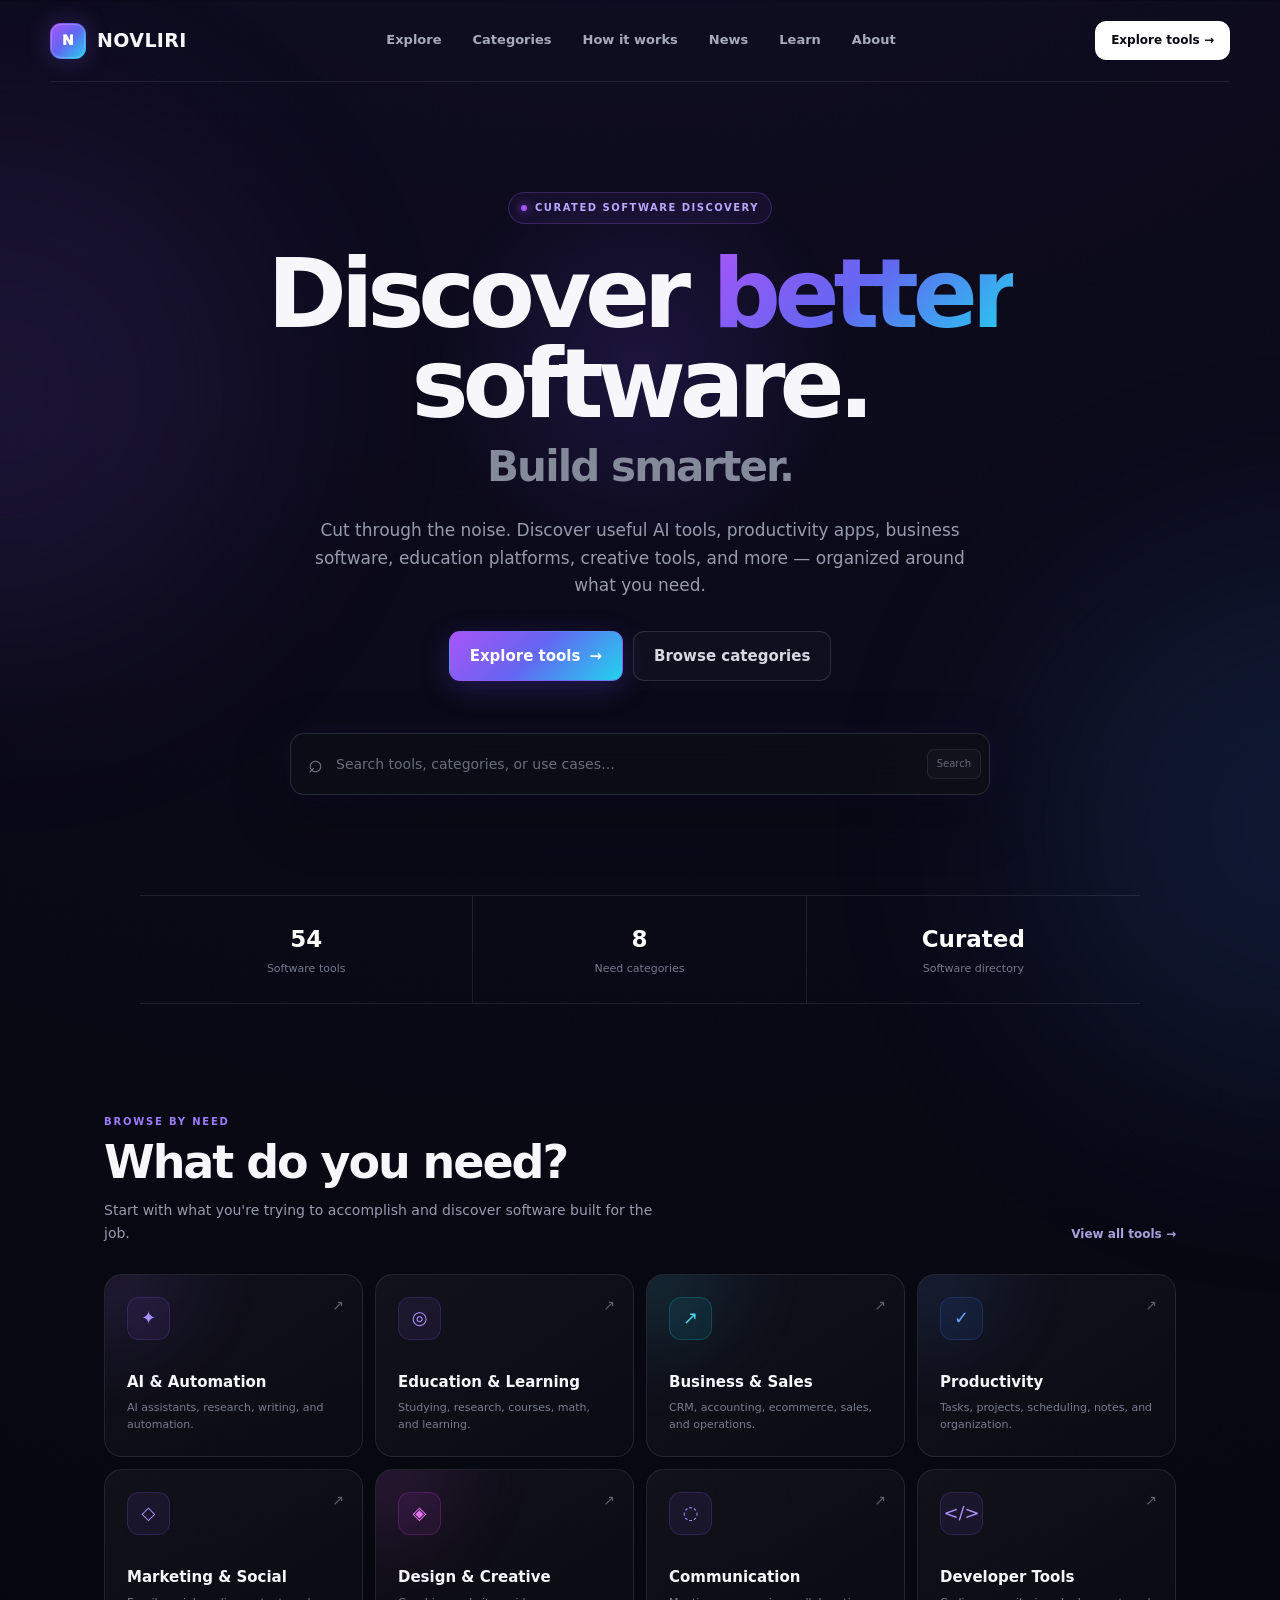
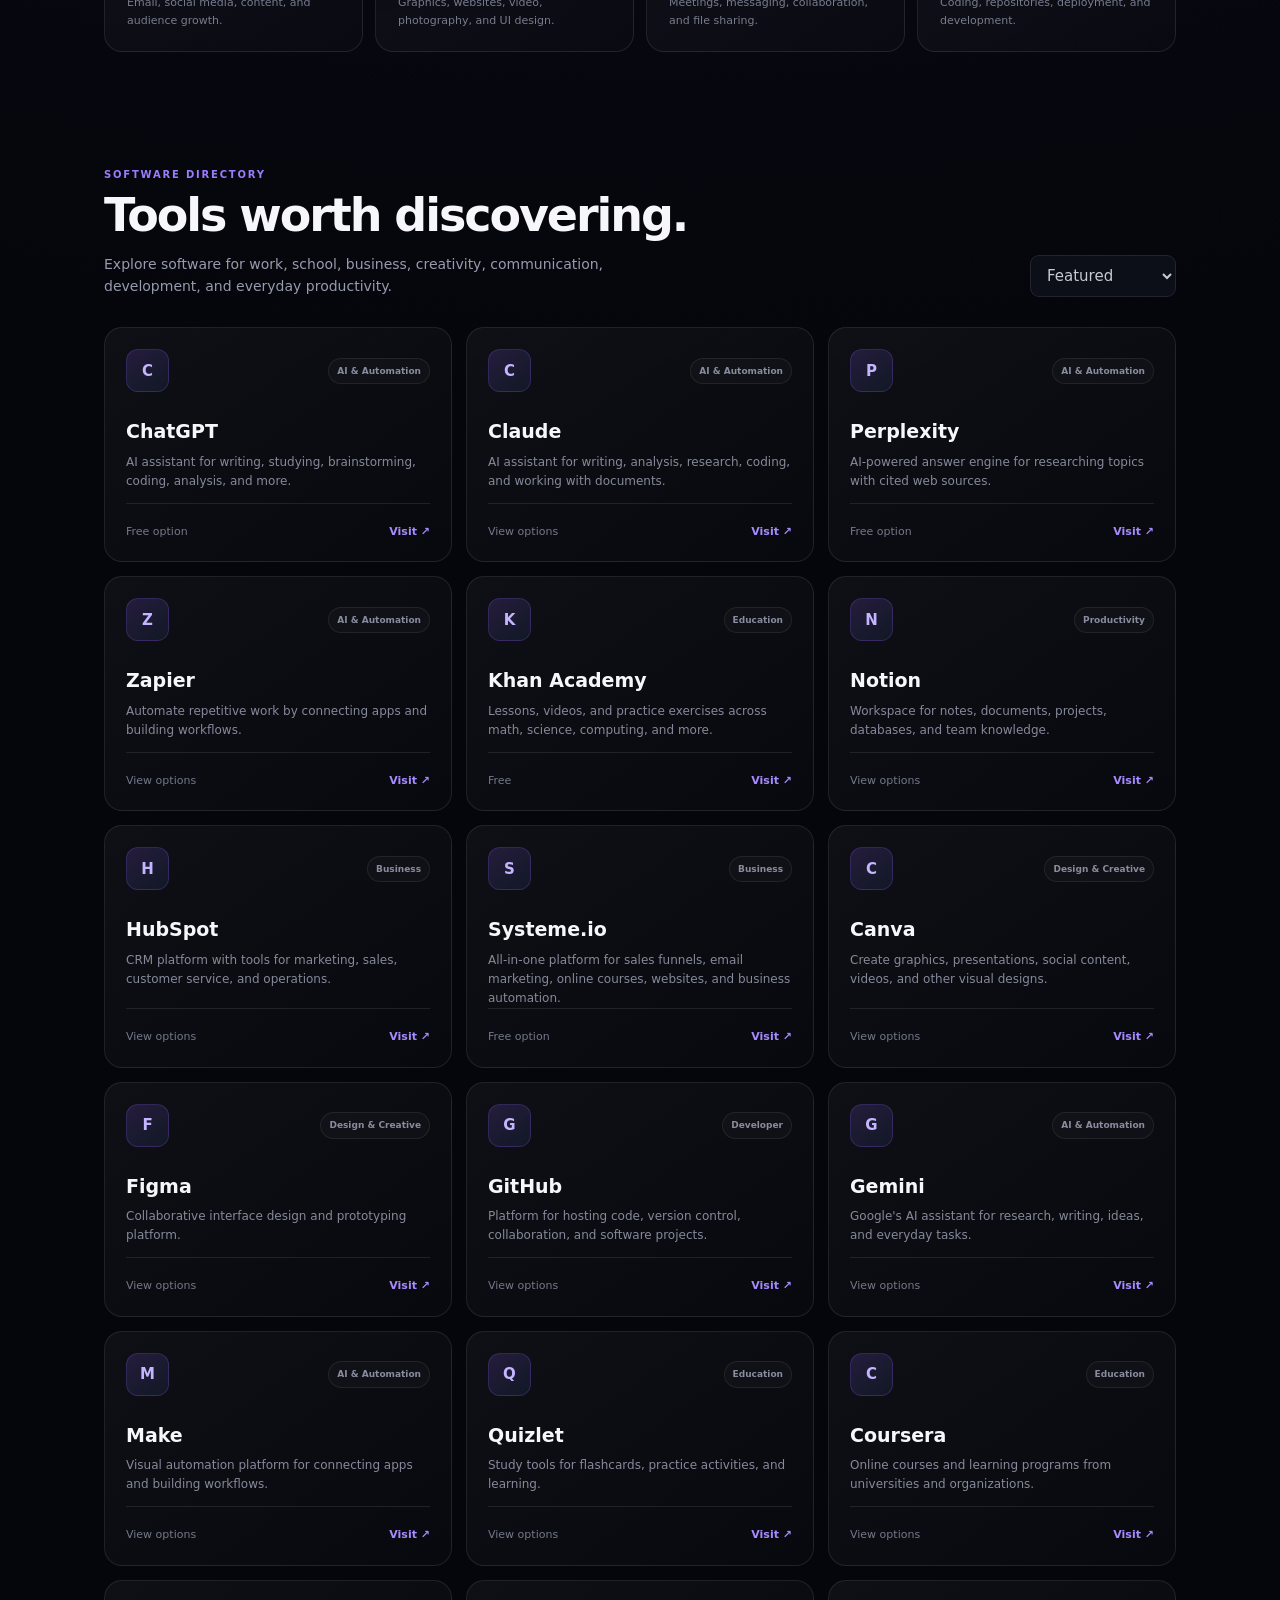
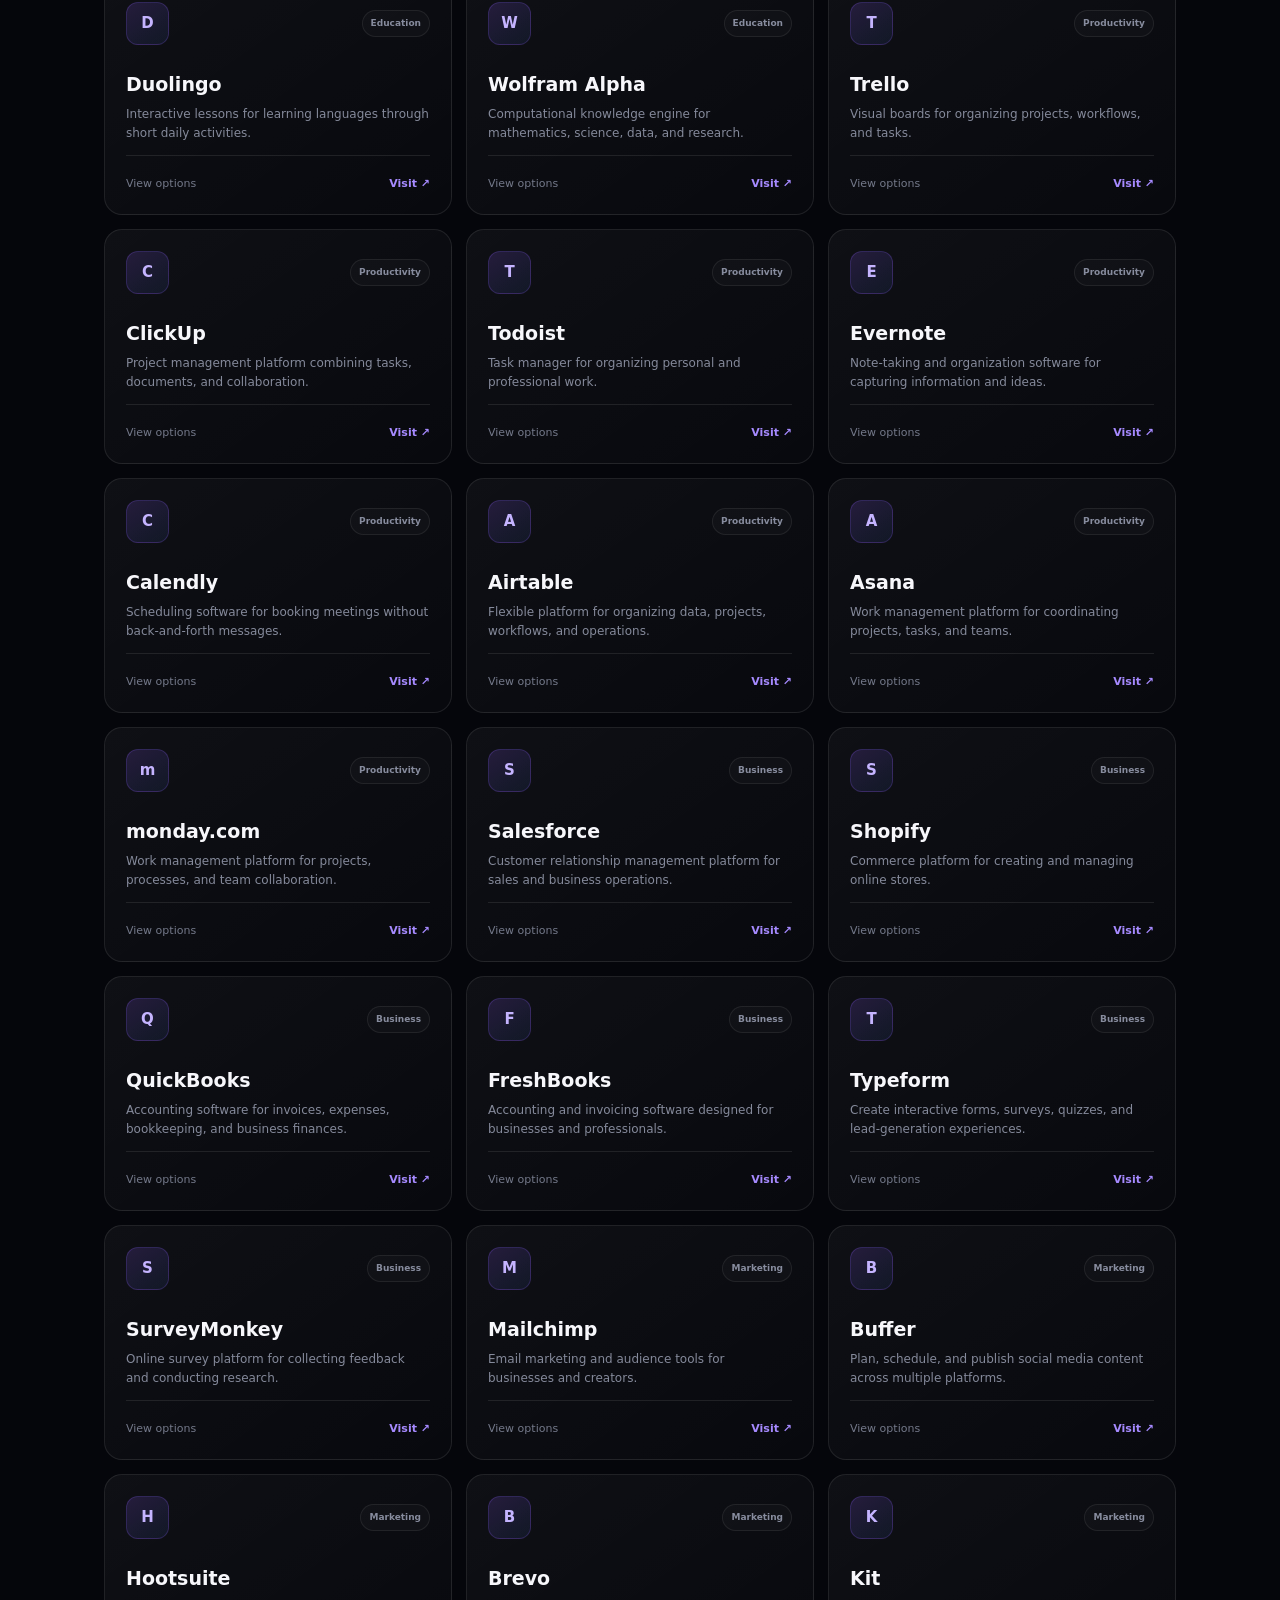
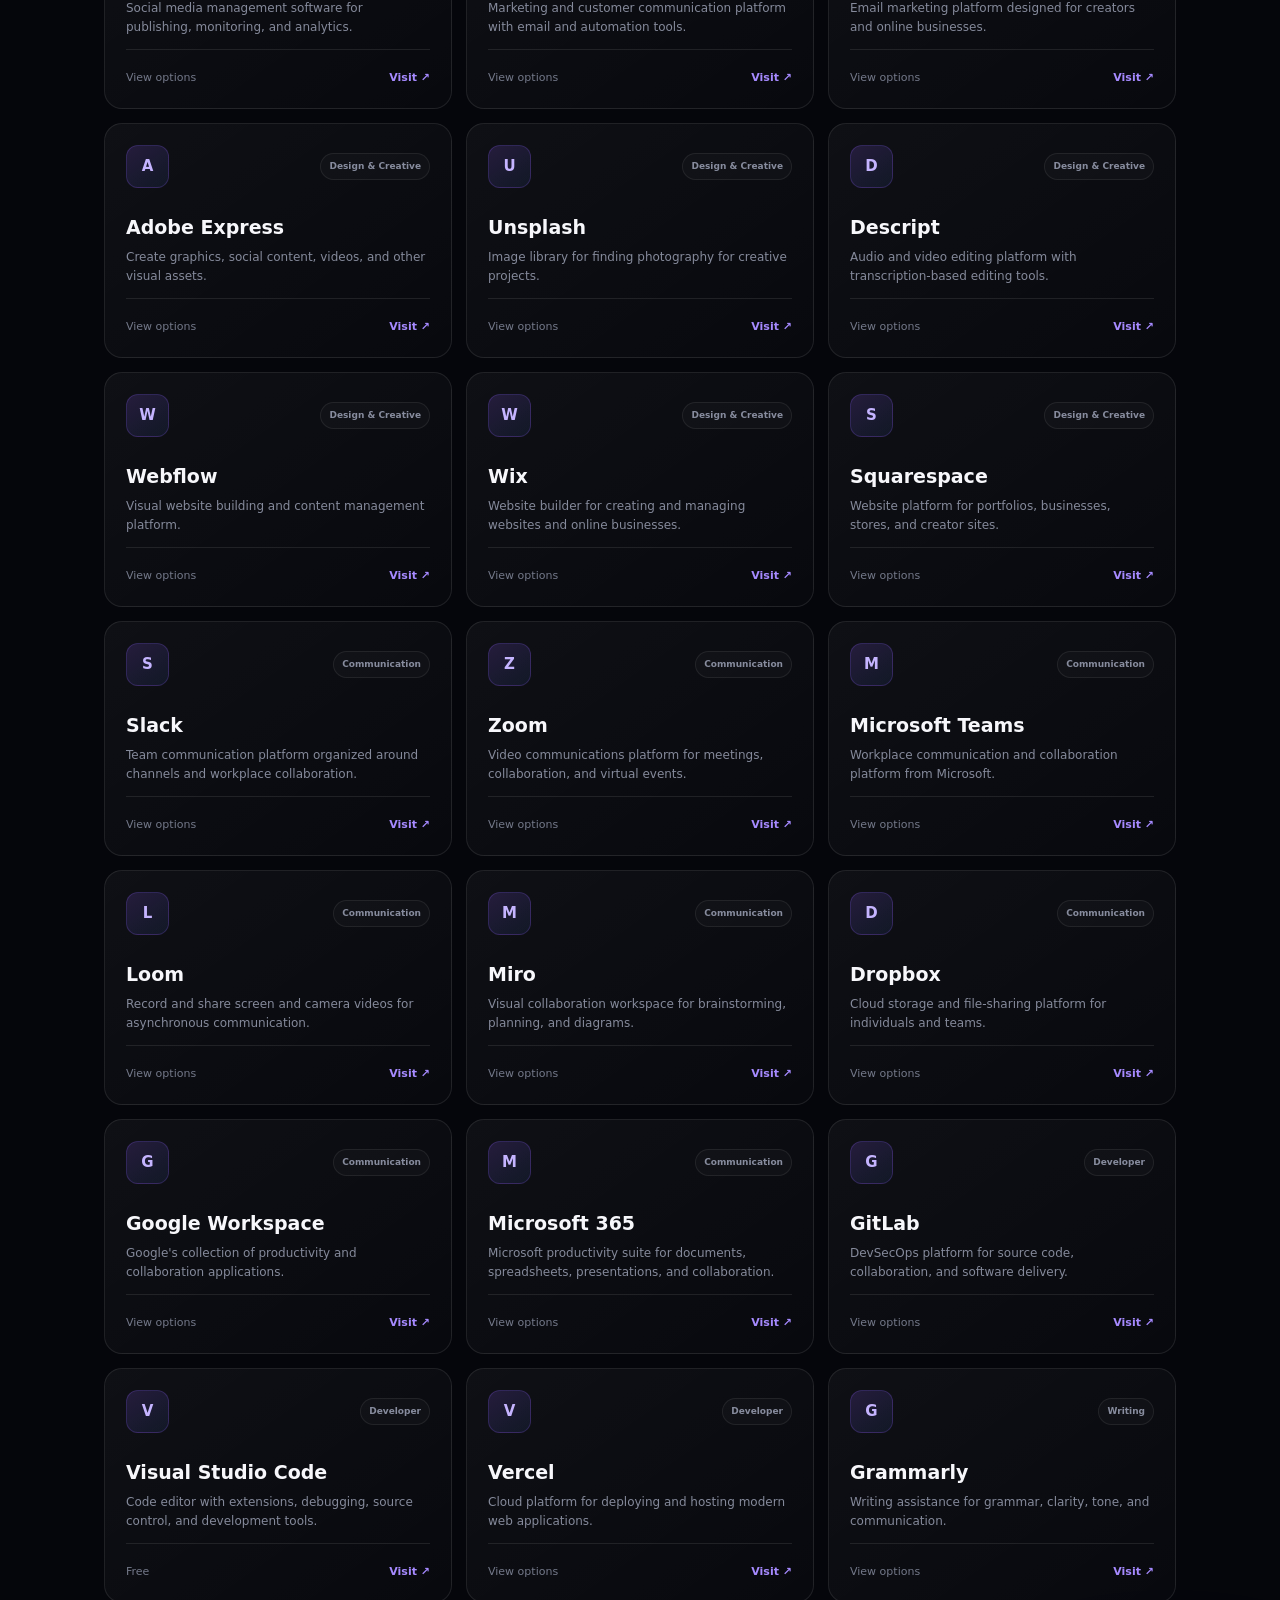
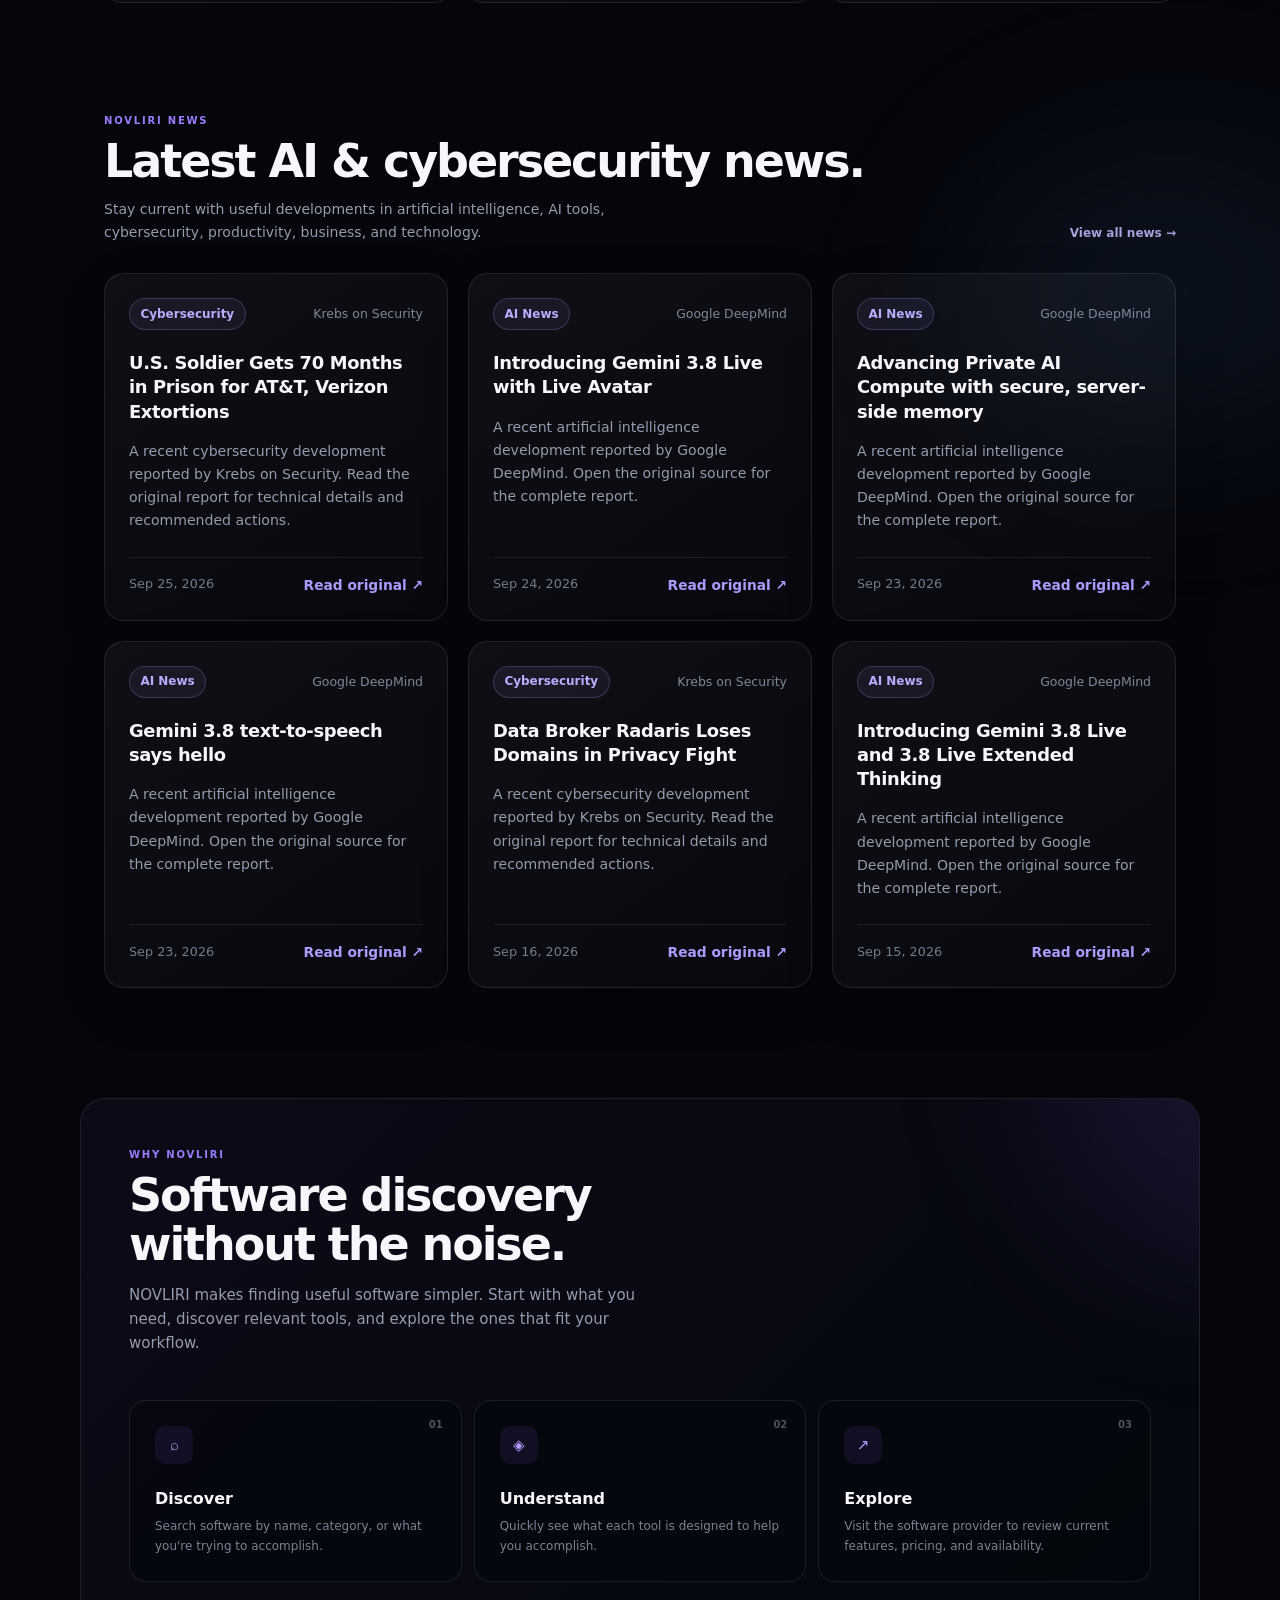
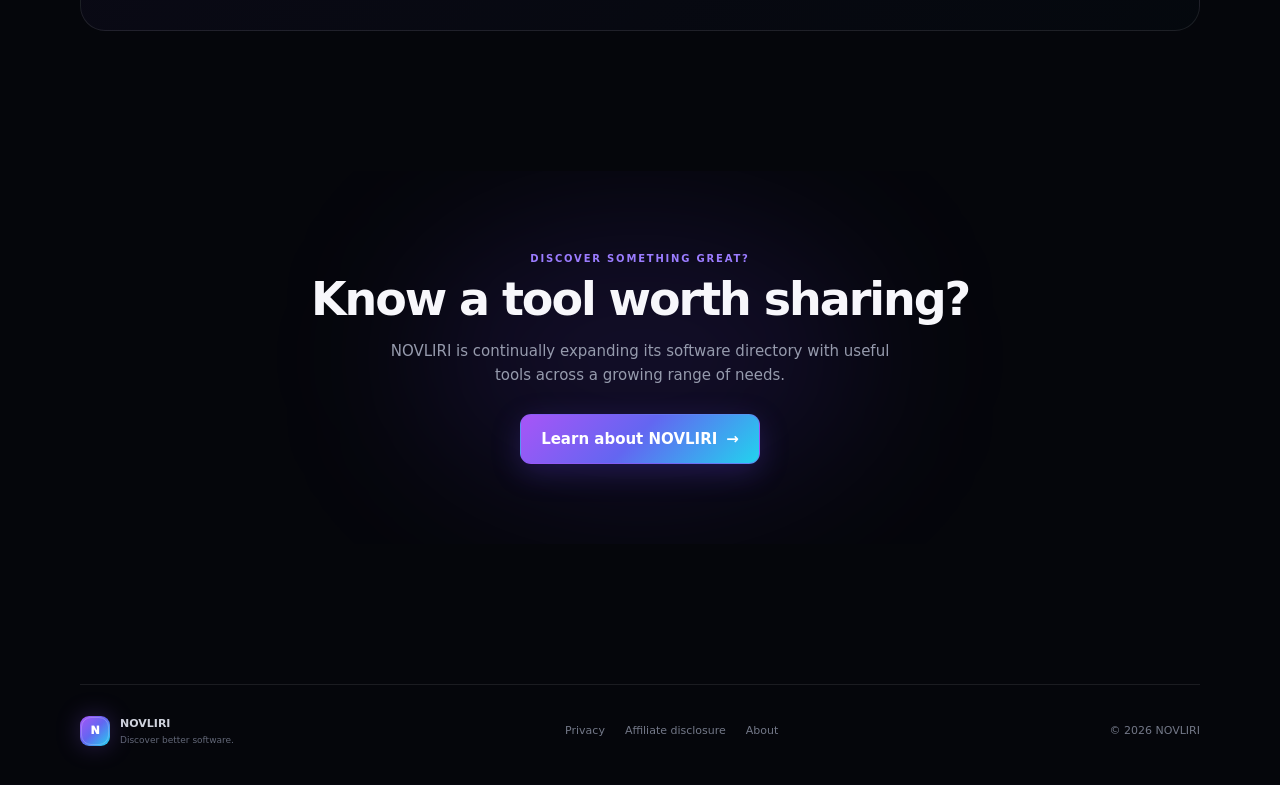
<file: index.html>
<!doctype html>
<html lang="en">

<head>
  <meta charset="utf-8">
  <meta name="viewport" content="width=device-width,initial-scale=1">

  <title>NOVLIRI — Discover Better Software</title>

  <meta
    name="description"
    content="Discover curated AI tools, productivity apps, business software, education tools, creative software, and more with NOVLIRI."
  >

  <link rel="stylesheet" href="styles.css">

  <!-- Impact affiliate network verification — DO NOT REMOVE -->
  <meta
    name="impact-site-verification"
    value="ffeb6ba0-d42e-48e5-a710-cf6377a7dfc6"
  >
</head>


<body>

<div class="ambient ambient-one"></div>
<div class="ambient ambient-two"></div>


<!-- HEADER -->

<header class="site-header">

  <a class="brand" href="index.html">
    <span class="brand-mark">N</span>
    <span>NOVLIRI</span>
  </a>

<nav>
  <a href="#tools">Explore</a>
  <a href="#categories">Categories</a>
  <a href="#how">How it works</a>
  <a href="#news">News</a>
  <a href="learn.html">Learn</a>
  <a href="about.html">About</a>
</nav>
  
  
  <a class="button small" href="#tools">
    Explore tools →
  </a>

</header>


<main>

  
<!-- HERO -->

<section class="hero">

  <div class="hero-badge">
    <span class="pulse"></span>
    CURATED SOFTWARE DISCOVERY
  </div>

  <h1>
    Discover <span class="gradient-text">better</span><br>
    software.
  </h1>

  <h2 class="hero-subtitle">
    Build smarter.
  </h2>

  <p>
    Cut through the noise. Discover useful AI tools,
    productivity apps, business software, education platforms,
    creative tools, and more — organized around what you need.
  </p>

  <div class="hero-actions">

    <a class="button primary" href="#tools">
      Explore tools
      <span>→</span>
    </a>

    <a class="button ghost" href="#categories">
      Browse categories
    </a>

  </div>


  <!-- SEARCH -->

  <div class="search-wrap">

    <span class="search-icon">⌕</span>

    <input
      id="search"
      type="search"
      placeholder="Search tools, categories, or use cases…"
      autocomplete="off"
    >

    <span class="search-hint">
      Search
    </span>

  </div>

</section>



<!-- STATS -->

<section class="stats">

  <div>
    <strong id="toolCount">51</strong>
    <span>Software tools</span>
  </div>

  <div>
    <strong>8</strong>
    <span>Need categories</span>
  </div>

  <div>
    <strong>Curated</strong>
    <span>Software directory</span>
  </div>

</section>



<!-- CATEGORIES -->

<section id="categories" class="section">

  <div class="section-heading">

    <div>

      <div class="eyebrow">
        BROWSE BY NEED
      </div>

      <h2>
        What do you need?
      </h2>

      <p class="section-description">
        Start with what you're trying to accomplish
        and discover software built for the job.
      </p>

    </div>

    <a class="section-link" href="#tools">
      View all tools →
    </a>

  </div>


  <div class="category-grid">


    <!-- AI -->

    <button
      class="category category-ai"
      data-category="AI"
    >

      <span class="category-icon">
        ✦
      </span>

      <div>
        <b>AI & Automation</b>

        <small>
          AI assistants, research, writing,
          and automation.
        </small>
      </div>

      <span class="category-arrow">
        ↗
      </span>

    </button>



    <!-- EDUCATION -->

    <button
      class="category category-education"
      data-category="Education"
    >

      <span class="category-icon">
        ◎
      </span>

      <div>
        <b>Education & Learning</b>

        <small>
          Studying, research, courses,
          math, and learning.
        </small>
      </div>

      <span class="category-arrow">
        ↗
      </span>

    </button>



    <!-- BUSINESS -->

    <button
      class="category category-business"
      data-category="Business"
    >

      <span class="category-icon">
        ↗
      </span>

      <div>
        <b>Business & Sales</b>

        <small>
          CRM, accounting, ecommerce,
          sales, and operations.
        </small>
      </div>

      <span class="category-arrow">
        ↗
      </span>

    </button>



    <!-- PRODUCTIVITY -->

    <button
      class="category category-productivity"
      data-category="Productivity"
    >

      <span class="category-icon">
        ✓
      </span>

      <div>
        <b>Productivity</b>

        <small>
          Tasks, projects, scheduling,
          notes, and organization.
        </small>
      </div>

      <span class="category-arrow">
        ↗
      </span>

    </button>



    <!-- MARKETING -->

    <button
      class="category category-marketing"
      data-category="Marketing"
    >

      <span class="category-icon">
        ◇
      </span>

      <div>
        <b>Marketing & Social</b>

        <small>
          Email, social media, content,
          and audience growth.
        </small>
      </div>

      <span class="category-arrow">
        ↗
      </span>

    </button>



    <!-- DESIGN -->

    <button
      class="category category-design"
      data-category="Design"
    >

      <span class="category-icon">
        ◈
      </span>

      <div>
        <b>Design & Creative</b>

        <small>
          Graphics, websites, video,
          photography, and UI design.
        </small>
      </div>

      <span class="category-arrow">
        ↗
      </span>

    </button>



    <!-- COMMUNICATION -->

    <button
      class="category category-communication"
      data-category="Communication"
    >

      <span class="category-icon">
        ◌
      </span>

      <div>
        <b>Communication</b>

        <small>
          Meetings, messaging, collaboration,
          and file sharing.
        </small>
      </div>

      <span class="category-arrow">
        ↗
      </span>

    </button>



    <!-- DEVELOPER -->

    <button
      class="category category-developer"
      data-category="Developer"
    >

      <span class="category-icon">
        &lt;/&gt;
      </span>

      <div>
        <b>Developer Tools</b>

        <small>
          Coding, repositories, deployment,
          and development.
        </small>
      </div>

      <span class="category-arrow">
        ↗
      </span>

    </button>


  </div>

</section>



<!-- TOOL DIRECTORY -->

<section
  id="tools"
  class="section tools-section"
>

  <div class="section-heading">

    <div>

      <div class="eyebrow">
        SOFTWARE DIRECTORY
      </div>

      <h2>
        Tools worth discovering.
      </h2>

      <p class="section-description">
        Explore software for work, school,
        business, creativity, communication,
        development, and everyday productivity.
      </p>

    </div>


    <select
      id="sort"
      aria-label="Sort software"
    >

      <option value="featured">
        Featured
      </option>

      <option value="name">
        Name A–Z
      </option>

    </select>

  </div>


  <div
    id="toolGrid"
    class="tool-grid"
  ></div>


  <p
    id="empty"
    class="empty"
    hidden
  >
    No tools matched your search.
  </p>

</section>




<!-- LATEST AI & CYBERSECURITY NEWS -->

<section id="news" class="section homepage-news">

  <div class="section-heading">

    <div>

      <div class="eyebrow">
        NOVLIRI NEWS
      </div>

      <h2>
        Latest AI & cybersecurity news.
      </h2>

      <p class="section-description">
        Stay current with useful developments in artificial intelligence,
        AI tools, cybersecurity, productivity, business, and technology.
      </p>

    </div>

    <a class="section-link" href="learn.html">
      View all news →
    </a>

  </div>

  <div
    id="homeNewsStatus"
    class="news-status home-news-status"
    role="status"
    aria-live="polite"
  >
    Loading the latest stories…
  </div>

  <div
    id="homeNewsGrid"
    class="news-grid home-news-grid"
    aria-label="Latest AI and cybersecurity news"
  ></div>

</section>


<!-- HOW IT WORKS -->

<section
  id="how"
  class="how section"
>

  <div class="how-heading">

    <div class="eyebrow">
      WHY NOVLIRI
    </div>

    <h2>
      Software discovery<br>
      without the noise.
    </h2>

    <p>
      NOVLIRI makes finding useful software simpler.
      Start with what you need, discover relevant tools,
      and explore the ones that fit your workflow.
    </p>

  </div>


  <div class="steps">


    <article>

      <span class="step-number">
        01
      </span>

      <div class="step-icon">
        ⌕
      </div>

      <h3>
        Discover
      </h3>

      <p>
        Search software by name, category,
        or what you're trying to accomplish.
      </p>

    </article>



    <article>

      <span class="step-number">
        02
      </span>

      <div class="step-icon">
        ◈
      </div>

      <h3>
        Understand
      </h3>

      <p>
        Quickly see what each tool is designed
        to help you accomplish.
      </p>

    </article>



    <article>

      <span class="step-number">
        03
      </span>

      <div class="step-icon">
        ↗
      </div>

      <h3>
        Explore
      </h3>

      <p>
        Visit the software provider to review
        current features, pricing, and availability.
      </p>

    </article>


  </div>

</section>



<!-- CTA -->

<section class="cta">

  <div class="cta-glow"></div>

  <div class="eyebrow">
    DISCOVER SOMETHING GREAT?
  </div>

  <h2>
    Know a tool worth sharing?
  </h2>

  <p>
    NOVLIRI is continually expanding its
    software directory with useful tools
    across a growing range of needs.
  </p>

  <a
    class="button primary"
    href="about.html"
  >
    Learn about NOVLIRI
    <span>→</span>
  </a>

</section>


</main>



<!-- FOOTER -->

<footer>

  <div class="footer-brand">

    <span class="brand-mark">
      N
    </span>

    <div>

      <strong>
        NOVLIRI
      </strong>

      <small>
        Discover better software.
      </small>

    </div>

  </div>


  <div class="footer-links">

    <a href="privacy.html">
      Privacy
    </a>

    <a href="disclosure.html">
      Affiliate disclosure
    </a>

    <a href="about.html">
      About
    </a>

  </div>


  <span class="copyright">
    © 2026 NOVLIRI
  </span>

</footer>


<script src="app.js"></script>

</body>
</html>
</file>
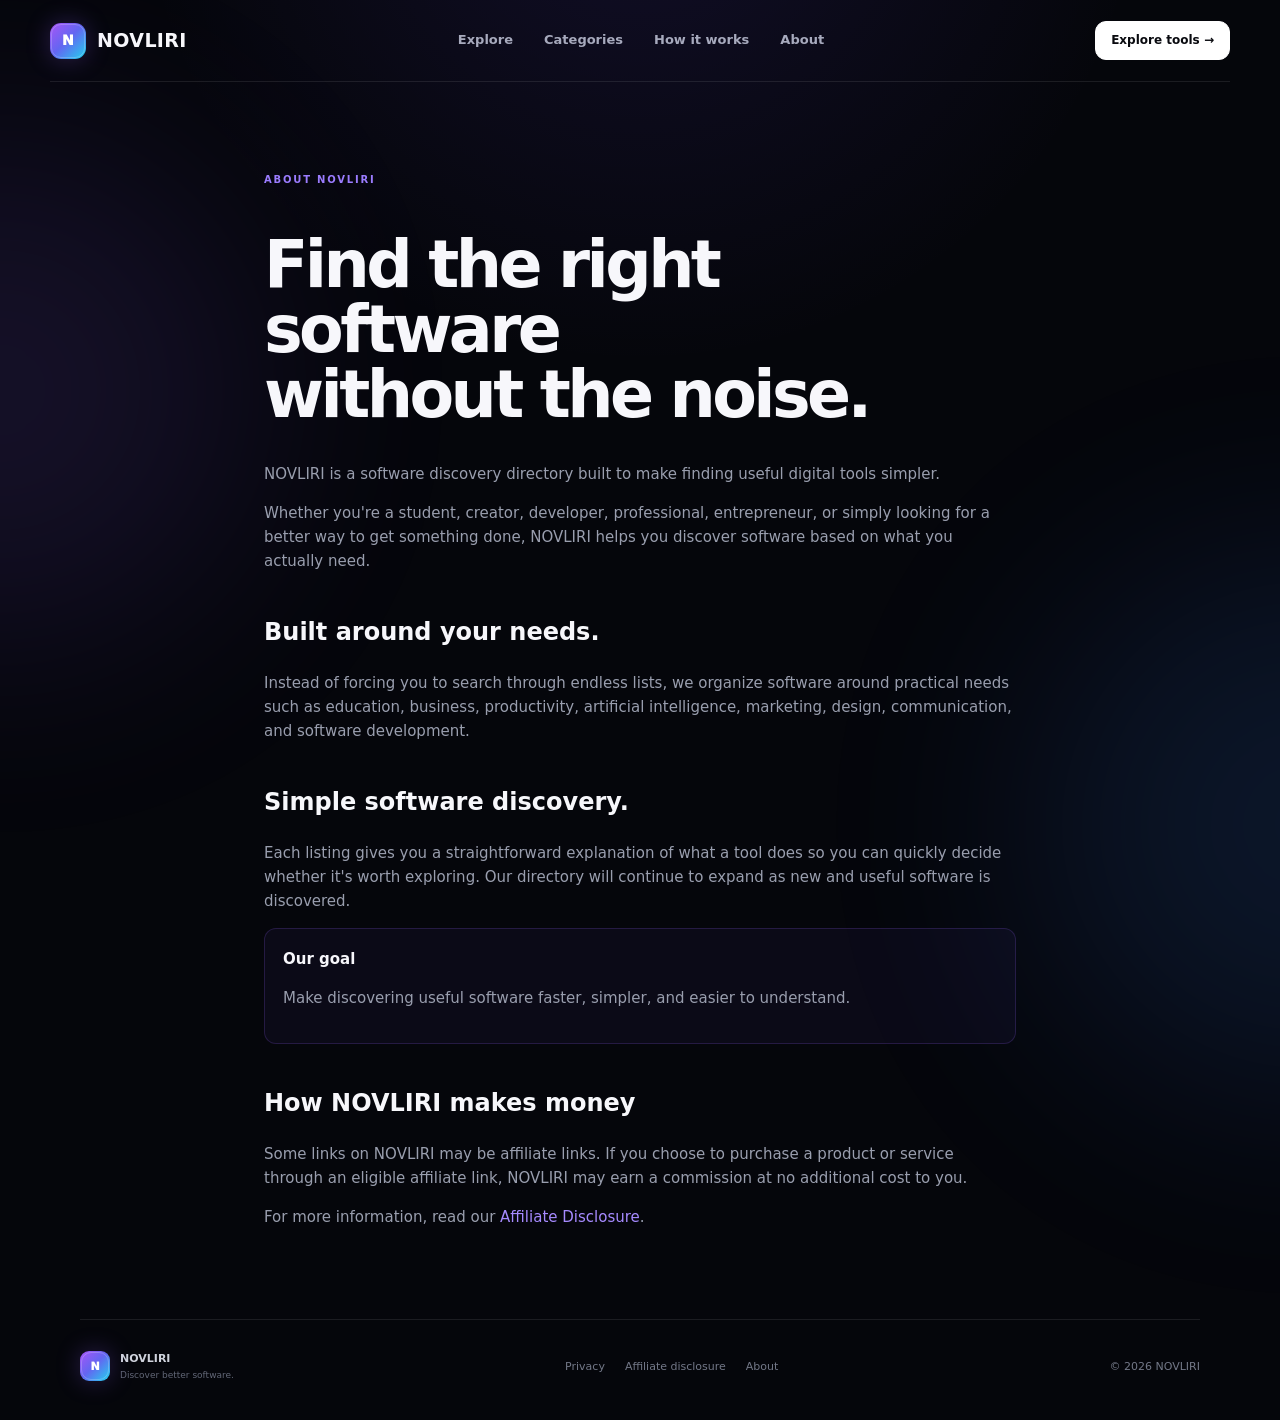
<file: about.html>
<!doctype html>
<html lang="en">
<head>
  <meta charset="utf-8">
  <meta name="viewport" content="width=device-width,initial-scale=1">

  <title>About NOVLIRI — Discover Better Software</title>

  <meta name="description"
        content="Learn about NOVLIRI, a software discovery directory built to make finding useful tools simpler.">

  <link rel="stylesheet" href="styles.css">
</head>

<body>

<div class="ambient ambient-one"></div>
<div class="ambient ambient-two"></div>

<header class="site-header">

  <a class="brand" href="index.html">
    <span class="brand-mark">N</span>
    <span>NOVLIRI</span>
  </a>

  <nav>
    <a href="index.html#tools">Explore</a>
    <a href="index.html#categories">Categories</a>
    <a href="index.html#how">How it works</a>
    <a href="about.html">About</a>
  </nav>

  <a class="button small" href="index.html#tools">
    Explore tools →
  </a>

</header>


<main class="page">

  <div class="eyebrow">ABOUT NOVLIRI</div>

  <h1>
    Find the right software<br>
    without the noise.
  </h1>

  <p>
    NOVLIRI is a software discovery directory built to make finding
    useful digital tools simpler.
  </p>

  <p>
    Whether you're a student, creator, developer, professional,
    entrepreneur, or simply looking for a better way to get something
    done, NOVLIRI helps you discover software based on what you
    actually need.
  </p>

  <h2>Built around your needs.</h2>

  <p>
    Instead of forcing you to search through endless lists, we organize
    software around practical needs such as education, business,
    productivity, artificial intelligence, marketing, design,
    communication, and software development.
  </p>

  <h2>Simple software discovery.</h2>

  <p>
    Each listing gives you a straightforward explanation of what a
    tool does so you can quickly decide whether it's worth exploring.
    Our directory will continue to expand as new and useful software
    is discovered.
  </p>

  <div class="notice">

    <strong>Our goal</strong>

    <p>
      Make discovering useful software faster, simpler, and easier
      to understand.
    </p>

  </div>

  <h2>How NOVLIRI makes money</h2>

  <p>
    Some links on NOVLIRI may be affiliate links. If you choose to
    purchase a product or service through an eligible affiliate link,
    NOVLIRI may earn a commission at no additional cost to you.
  </p>

  <p>
    For more information, read our
    <a href="disclosure.html">Affiliate Disclosure</a>.
  </p>

</main>


<footer>

  <div class="footer-brand">

    <span class="brand-mark">N</span>

    <div>
      <strong>NOVLIRI</strong>
      <small>Discover better software.</small>
    </div>

  </div>

  <div class="footer-links">
    <a href="privacy.html">Privacy</a>
    <a href="disclosure.html">Affiliate disclosure</a>
    <a href="about.html">About</a>
  </div>

  <span class="copyright">
    © 2026 NOVLIRI
  </span>

</footer>

</body>
</html>
</file>
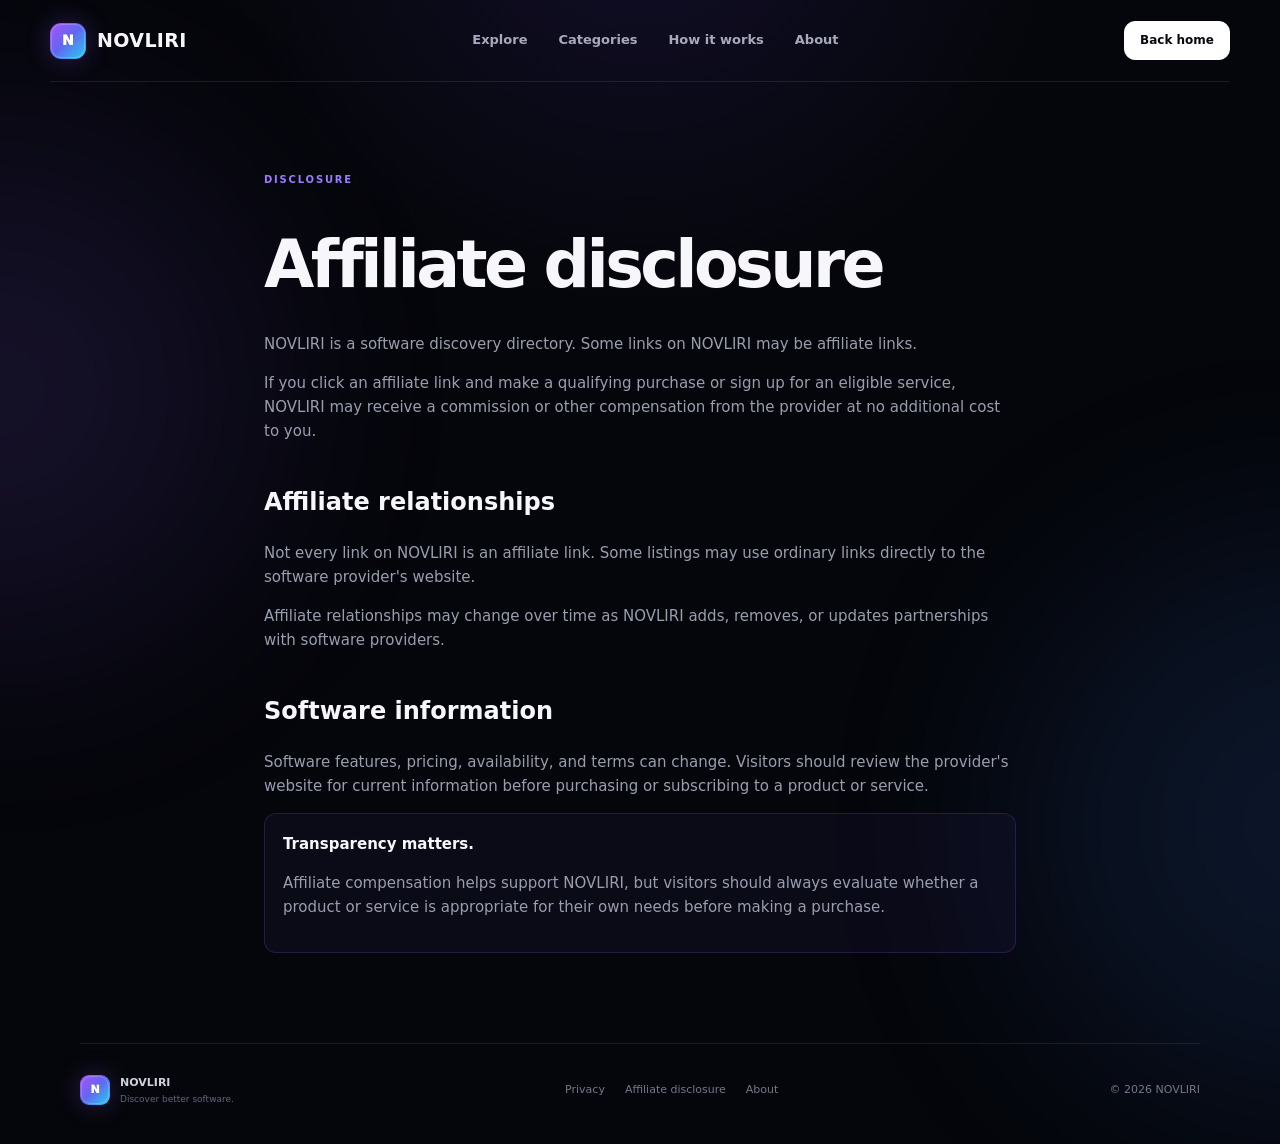
<file: disclosure.html>
<!doctype html>
<html lang="en">
<head>
  <meta charset="utf-8">
  <meta name="viewport" content="width=device-width,initial-scale=1">

  <title>Affiliate Disclosure — NOVLIRI</title>

  <meta name="description"
        content="NOVLIRI affiliate disclosure and information about how affiliate links may be used on the site.">

  <link rel="stylesheet" href="styles.css">
</head>

<body>

<div class="ambient ambient-one"></div>
<div class="ambient ambient-two"></div>

<header class="site-header">

  <a class="brand" href="index.html">
    <span class="brand-mark">N</span>
    <span>NOVLIRI</span>
  </a>

  <nav>
    <a href="index.html#tools">Explore</a>
    <a href="index.html#categories">Categories</a>
    <a href="index.html#how">How it works</a>
    <a href="about.html">About</a>
  </nav>

  <a class="button small" href="index.html">
    Back home
  </a>

</header>


<main class="page">

  <div class="eyebrow">DISCLOSURE</div>

  <h1>Affiliate disclosure</h1>

  <p>
    NOVLIRI is a software discovery directory. Some links on NOVLIRI
    may be affiliate links.
  </p>

  <p>
    If you click an affiliate link and make a qualifying purchase or
    sign up for an eligible service, NOVLIRI may receive a commission
    or other compensation from the provider at no additional cost to you.
  </p>

  <h2>Affiliate relationships</h2>

  <p>
    Not every link on NOVLIRI is an affiliate link. Some listings may
    use ordinary links directly to the software provider's website.
  </p>

  <p>
    Affiliate relationships may change over time as NOVLIRI adds,
    removes, or updates partnerships with software providers.
  </p>

  <h2>Software information</h2>

  <p>
    Software features, pricing, availability, and terms can change.
    Visitors should review the provider's website for current information
    before purchasing or subscribing to a product or service.
  </p>

  <div class="notice">
    <strong>Transparency matters.</strong>

    <p>
      Affiliate compensation helps support NOVLIRI, but visitors should
      always evaluate whether a product or service is appropriate for
      their own needs before making a purchase.
    </p>
  </div>

</main>


<footer>

  <div class="footer-brand">
    <span class="brand-mark">N</span>

    <div>
      <strong>NOVLIRI</strong>
      <small>Discover better software.</small>
    </div>
  </div>

  <div class="footer-links">
    <a href="privacy.html">Privacy</a>
    <a href="disclosure.html">Affiliate disclosure</a>
    <a href="about.html">About</a>
  </div>

  <span class="copyright">
    © 2026 NOVLIRI
  </span>

</footer>

</body>
</html>
</file>
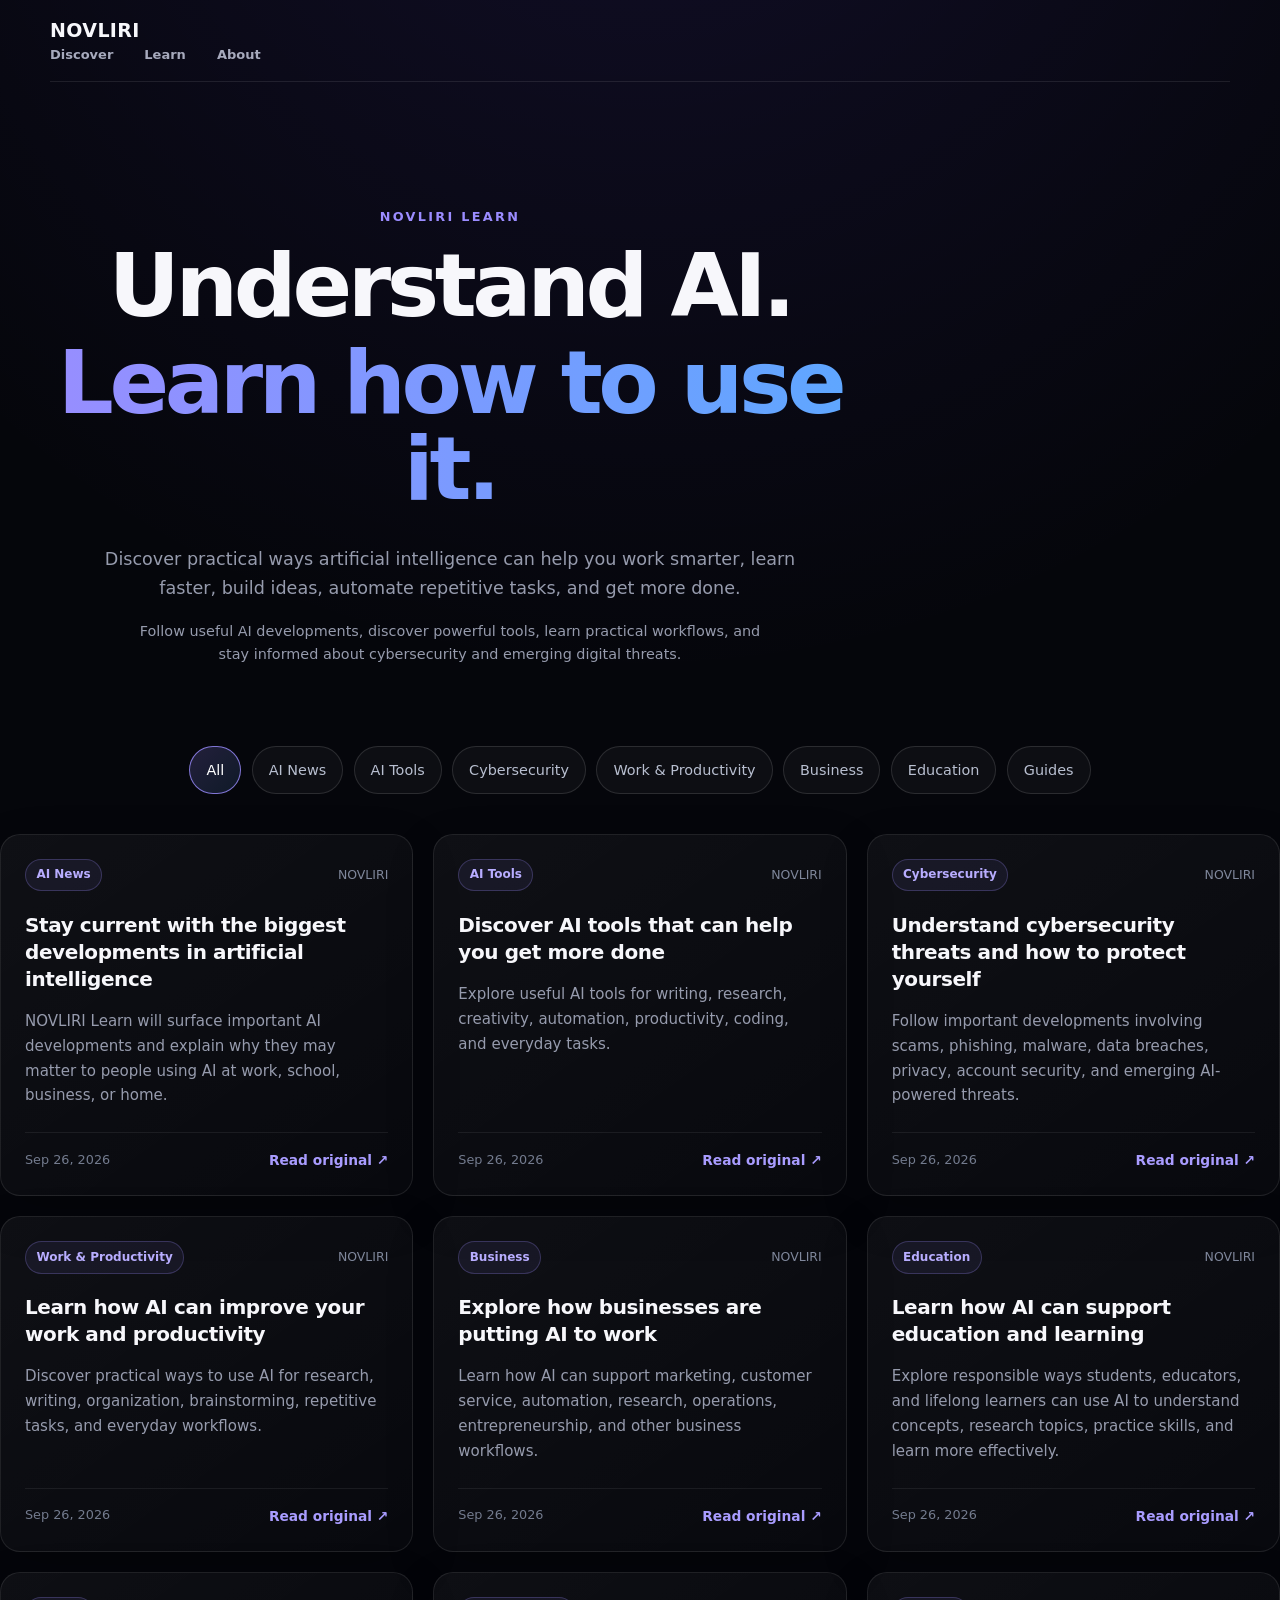
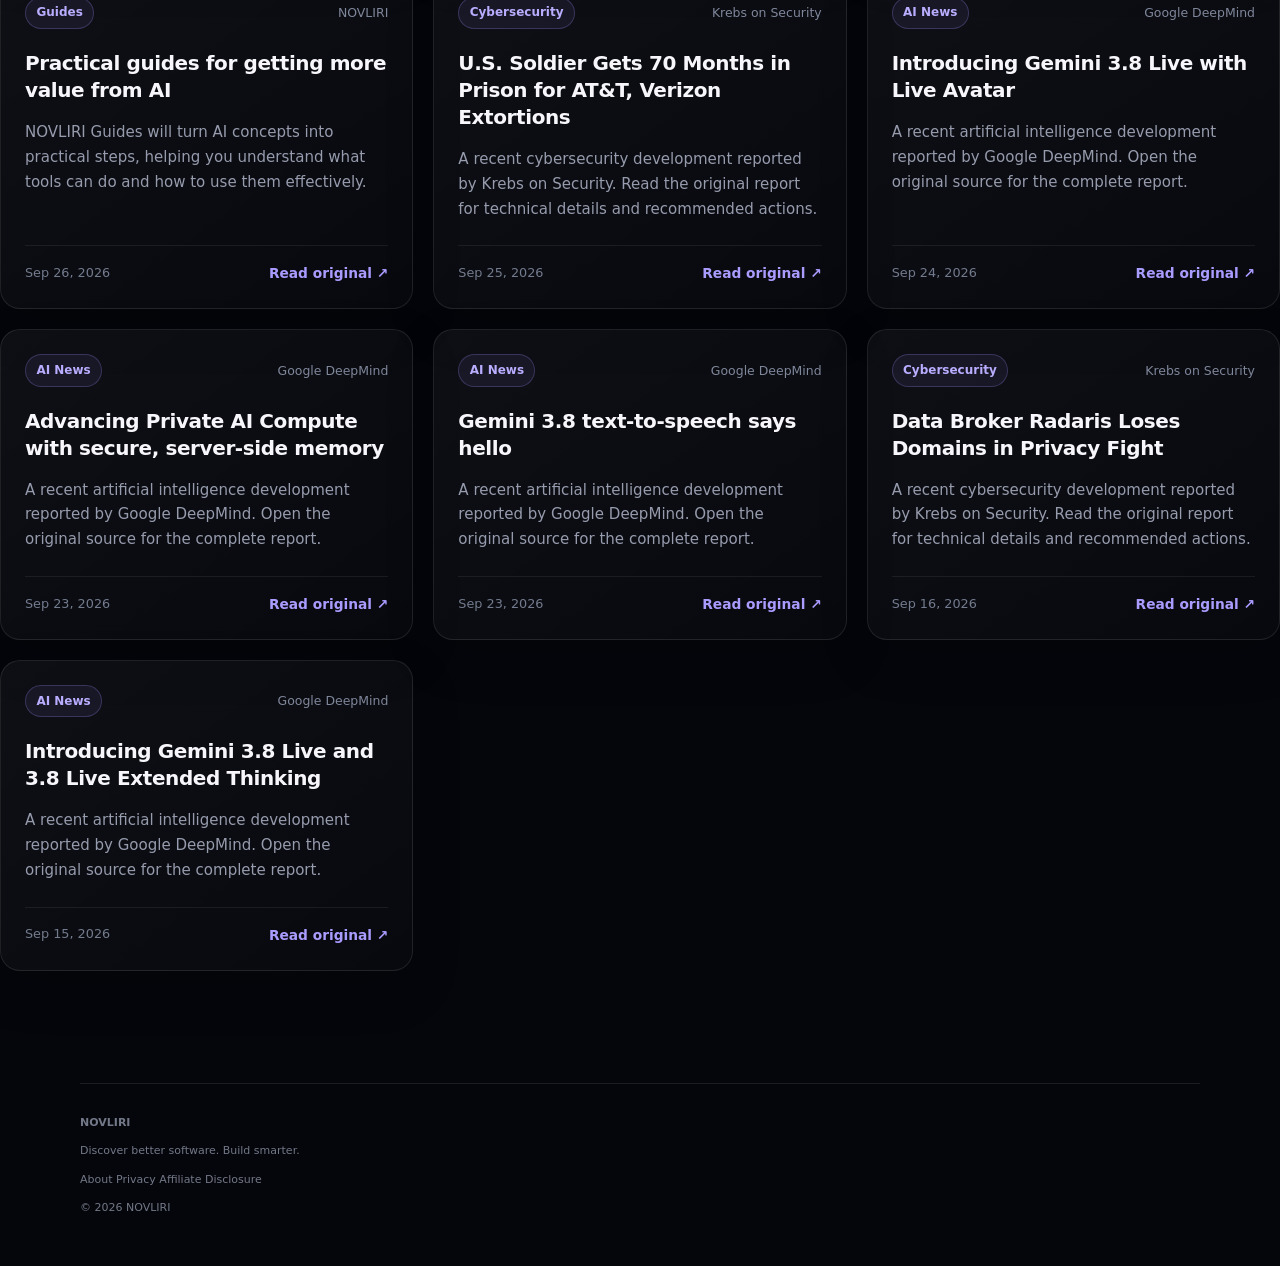
<file: learn.html>
<!DOCTYPE html>
<html lang="en">
<head>
  <meta charset="UTF-8">
  <meta name="viewport" content="width=device-width, initial-scale=1.0">

  <title>NOVLIRI Learn — Understand AI. Learn How to Use It.</title>

  <meta
    name="description"
    content="Learn how artificial intelligence can help you work smarter, learn faster, build businesses, automate tasks, discover useful AI tools, and stay informed about cybersecurity."
  >

  <link rel="stylesheet" href="styles.css">
</head>

<body>

  <header class="site-header">
    <div class="container nav">

      <a class="brand" href="index.html" aria-label="NOVLIRI home">
        NOVLIRI
      </a>

      <nav aria-label="Main navigation">
        <a href="index.html">Discover</a>
        <a href="learn.html" aria-current="page">Learn</a>
        <a href="about.html">About</a>
      </nav>

    </div>
  </header>

  <main>

    <section class="learn-hero">
      <div class="container">

        <p class="eyebrow">
          NOVLIRI LEARN
        </p>

        <h1>
          Understand AI.
          <span>Learn how to use it.</span>
        </h1>

        <p class="learn-intro">
          Discover practical ways artificial intelligence can help you
          work smarter, learn faster, build ideas, automate repetitive
          tasks, and get more done.
        </p>

        <p class="learn-source-note">
          Follow useful AI developments, discover powerful tools,
          learn practical workflows, and stay informed about
          cybersecurity and emerging digital threats.
        </p>

      </div>
    </section>

    <section class="learn-feed">
      <div class="container">

        <div class="learn-toolbar">

          <div
            class="news-categories"
            role="group"
            aria-label="Filter NOVLIRI Learn content by category"
          >

            <button
              class="news-filter active"
              data-category="All"
              type="button"
            >
              All
            </button>

            <button
              class="news-filter"
              data-category="AI News"
              type="button"
            >
              AI News
            </button>

            <button
              class="news-filter"
              data-category="AI Tools"
              type="button"
            >
              AI Tools
            </button>

            <button
              class="news-filter"
              data-category="Cybersecurity"
              type="button"
            >
              Cybersecurity
            </button>

            <button
              class="news-filter"
              data-category="Work & Productivity"
              type="button"
            >
              Work & Productivity
            </button>

            <button
              class="news-filter"
              data-category="Business"
              type="button"
            >
              Business
            </button>

            <button
              class="news-filter"
              data-category="Education"
              type="button"
            >
              Education
            </button>

            <button
              class="news-filter"
              data-category="Guides"
              type="button"
            >
              Guides
            </button>

          </div>

        </div>

        <div
          id="news-status"
          class="news-status"
          role="status"
          aria-live="polite"
        >
          Loading AI, technology, and cybersecurity resources…
        </div>

        <div
          id="news-grid"
          class="news-grid"
          aria-label="AI and cybersecurity stories and resources"
        ></div>

        <noscript>
          <p class="news-status">
            JavaScript is required to display NOVLIRI Learn.
          </p>
        </noscript>

      </div>
    </section>

  </main>

  <footer class="site-footer">
    <div class="container footer-inner">

      <div>
        <strong>NOVLIRI</strong>
        <p>
          Discover better software. Build smarter.
        </p>
      </div>

      <nav aria-label="Footer navigation">
        <a href="about.html">About</a>
        <a href="privacy.html">Privacy</a>
        <a href="disclosure.html">Affiliate Disclosure</a>
      </nav>

      <p>
        © 2026 NOVLIRI
      </p>

    </div>
  </footer>

  <script src="learn.js" defer></script>

</body>
</html>
</file>
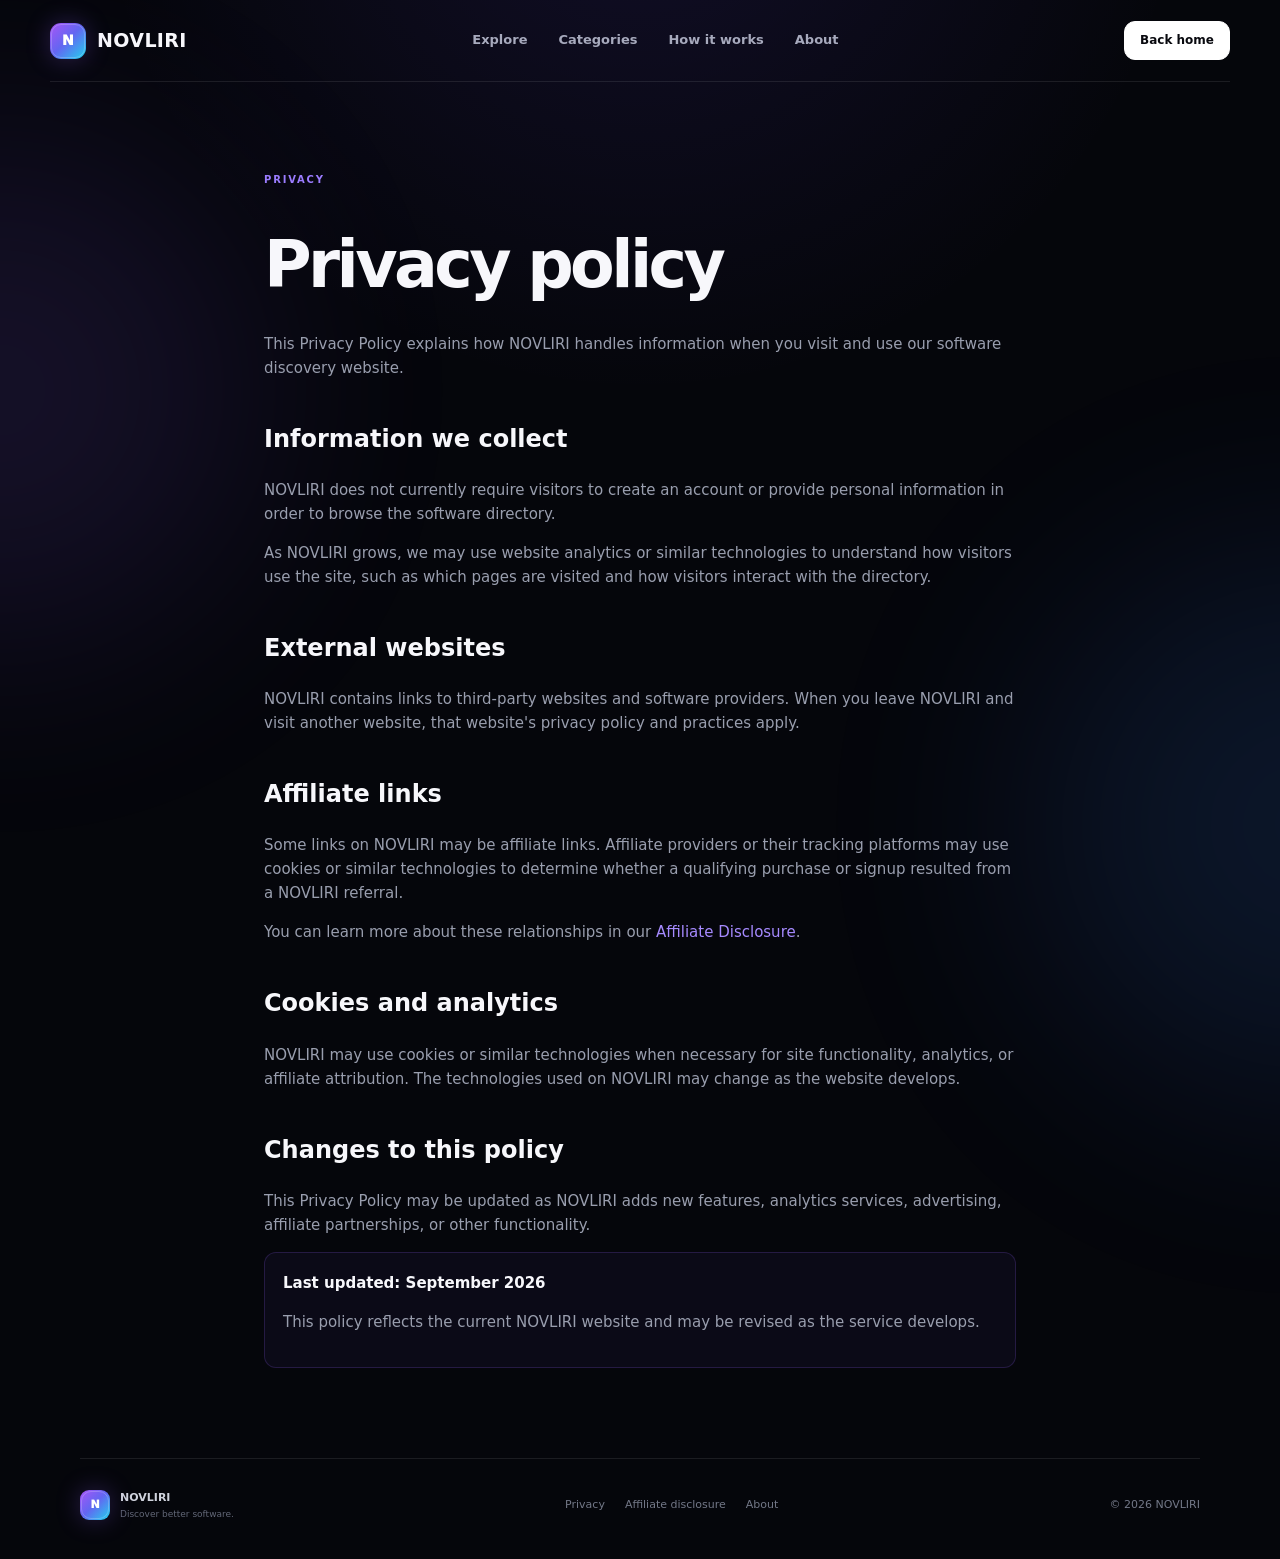
<file: privacy.html>
<!doctype html>
<html lang="en">
<head>
  <meta charset="utf-8">
  <meta name="viewport" content="width=device-width,initial-scale=1">

  <title>Privacy Policy — NOVLIRI</title>

  <meta name="description"
        content="Learn about privacy and data practices on NOVLIRI.">

  <link rel="stylesheet" href="styles.css">
</head>

<body>

<div class="ambient ambient-one"></div>
<div class="ambient ambient-two"></div>

<header class="site-header">

  <a class="brand" href="index.html">
    <span class="brand-mark">N</span>
    <span>NOVLIRI</span>
  </a>

  <nav>
    <a href="index.html#tools">Explore</a>
    <a href="index.html#categories">Categories</a>
    <a href="index.html#how">How it works</a>
    <a href="about.html">About</a>
  </nav>

  <a class="button small" href="index.html">
    Back home
  </a>

</header>


<main class="page">

  <div class="eyebrow">PRIVACY</div>

  <h1>Privacy policy</h1>

  <p>
    This Privacy Policy explains how NOVLIRI handles information when
    you visit and use our software discovery website.
  </p>

  <h2>Information we collect</h2>

  <p>
    NOVLIRI does not currently require visitors to create an account
    or provide personal information in order to browse the software
    directory.
  </p>

  <p>
    As NOVLIRI grows, we may use website analytics or similar
    technologies to understand how visitors use the site, such as
    which pages are visited and how visitors interact with the
    directory.
  </p>

  <h2>External websites</h2>

  <p>
    NOVLIRI contains links to third-party websites and software
    providers. When you leave NOVLIRI and visit another website,
    that website's privacy policy and practices apply.
  </p>

  <h2>Affiliate links</h2>

  <p>
    Some links on NOVLIRI may be affiliate links. Affiliate providers
    or their tracking platforms may use cookies or similar technologies
    to determine whether a qualifying purchase or signup resulted from
    a NOVLIRI referral.
  </p>

  <p>
    You can learn more about these relationships in our
    <a href="disclosure.html">Affiliate Disclosure</a>.
  </p>

  <h2>Cookies and analytics</h2>

  <p>
    NOVLIRI may use cookies or similar technologies when necessary for
    site functionality, analytics, or affiliate attribution. The
    technologies used on NOVLIRI may change as the website develops.
  </p>

  <h2>Changes to this policy</h2>

  <p>
    This Privacy Policy may be updated as NOVLIRI adds new features,
    analytics services, advertising, affiliate partnerships, or other
    functionality.
  </p>

  <div class="notice">
    <strong>Last updated: September 2026</strong>

    <p>
      This policy reflects the current NOVLIRI website and may be
      revised as the service develops.
    </p>
  </div>

</main>


<footer>

  <div class="footer-brand">
    <span class="brand-mark">N</span>

    <div>
      <strong>NOVLIRI</strong>
      <small>Discover better software.</small>
    </div>
  </div>

  <div class="footer-links">
    <a href="privacy.html">Privacy</a>
    <a href="disclosure.html">Affiliate disclosure</a>
    <a href="about.html">About</a>
  </div>

  <span class="copyright">
    © 2026 NOVLIRI
  </span>

</footer>

</body>
</html>
</file>
<file: styles.css>
:root {
  --bg: #05060b;
  --bg-soft: #090b13;
  --panel: rgba(14, 16, 28, 0.78);
  --panel-solid: #0d0f19;
  --panel-hover: #121526;
  --ink: #f7f7fb;
  --muted: #969bad;
  --muted-light: #c1c5d1;
  --line: rgba(255, 255, 255, 0.09);

  --purple: #8b5cf6;
  --purple-bright: #a855f7;
  --blue: #3b82f6;
  --cyan: #22d3ee;
  --pink: #d946ef;

  --gradient: linear-gradient(135deg, #a855f7 0%, #6366f1 48%, #22d3ee 100%);
  --gradient-soft: linear-gradient(
    135deg,
    rgba(168, 85, 247, 0.16),
    rgba(34, 211, 238, 0.08)
  );

  --shadow:
    0 20px 70px rgba(0, 0, 0, 0.35);

  --glow:
    0 0 35px rgba(139, 92, 246, 0.18);
}


/* -------------------------
   RESET
------------------------- */

* {
  box-sizing: border-box;
}

html {
  scroll-behavior: smooth;
}

body {
  margin: 0;
  overflow-x: hidden;
  background:
    radial-gradient(
      circle at 50% -10%,
      rgba(111, 76, 255, 0.12),
      transparent 30%
    ),
    var(--bg);

  color: var(--ink);

  font:
    15px/1.6
    Inter,
    ui-sans-serif,
    system-ui,
    -apple-system,
    BlinkMacSystemFont,
    "Segoe UI",
    sans-serif;
}

button,
input,
select {
  font: inherit;
}

button {
  color: inherit;
}

a {
  color: inherit;
  text-decoration: none;
}

::selection {
  background: rgba(139, 92, 246, 0.4);
  color: white;
}


/* -------------------------
   BACKGROUND GLOW
------------------------- */

.ambient {
  position: fixed;
  pointer-events: none;
  z-index: -1;
  border-radius: 50%;
  filter: blur(120px);
  opacity: 0.13;
}

.ambient-one {
  width: 500px;
  height: 500px;
  top: 140px;
  left: -250px;
  background: var(--purple);
}

.ambient-two {
  width: 550px;
  height: 550px;
  top: 550px;
  right: -300px;
  background: var(--blue);
}


/* -------------------------
   HEADER
------------------------- */

.site-header {
  width: min(1180px, calc(100% - 40px));
  height: 82px;

  margin: auto;

  display: flex;
  align-items: center;
  justify-content: space-between;

  border-bottom: 1px solid var(--line);
}

.brand {
  display: flex;
  align-items: center;
  gap: 11px;

  font-size: 19px;
  font-weight: 900;
  letter-spacing: 0.02em;
}

.brand-mark {
  position: relative;

  width: 36px;
  height: 36px;

  display: grid;
  place-items: center;

  border-radius: 11px;

  background: var(--gradient);

  color: white;

  font-size: 14px;
  font-weight: 950;

  box-shadow:
    0 0 25px rgba(139, 92, 246, 0.28);
}

.brand-mark::after {
  content: "";

  position: absolute;
  inset: 1px;

  border-radius: 10px;

  border: 1px solid rgba(255, 255, 255, 0.2);
}

.site-header nav {
  display: flex;
  gap: 31px;

  color: #a7aabd;

  font-size: 13px;
  font-weight: 650;
}

.site-header nav a {
  transition: 0.2s ease;
}

.site-header nav a:hover {
  color: white;
}


/* -------------------------
   BUTTONS
------------------------- */

.button {
  display: inline-flex;
  align-items: center;
  justify-content: center;
  gap: 9px;

  padding: 12px 20px;

  border: 1px solid var(--line);
  border-radius: 11px;

  font-weight: 800;

  transition:
    transform 0.2s ease,
    box-shadow 0.2s ease,
    border-color 0.2s ease;
}

.button:hover {
  transform: translateY(-2px);
}

.button.small {
  padding: 9px 15px;

  background: white;
  color: #090a0f;

  border-color: white;

  font-size: 12px;
}

.button.primary {
  color: white;

  border-color: rgba(139, 92, 246, 0.45);

  background: var(--gradient);

  box-shadow:
    0 8px 30px rgba(103, 76, 255, 0.24);
}

.button.primary:hover {
  box-shadow:
    0 12px 38px rgba(103, 76, 255, 0.38);
}

.button.ghost {
  color: #d7d9e2;

  background: rgba(255, 255, 255, 0.025);

  border-color: rgba(255, 255, 255, 0.12);
}

.button.ghost:hover {
  border-color: rgba(139, 92, 246, 0.5);
}


/* -------------------------
   HERO
------------------------- */

.hero {
  position: relative;

  max-width: 1000px;

  margin: 0 auto;

  padding:
    110px
    24px
    100px;

  text-align: center;
}

.hero::before {
  content: "";

  position: absolute;

  width: 520px;
  height: 330px;

  left: 50%;
  top: 120px;

  transform: translateX(-50%);

  background:
    radial-gradient(
      circle,
      rgba(122, 78, 255, 0.15),
      transparent 68%
    );

  pointer-events: none;
  z-index: -1;
}

.hero-badge {
  width: max-content;

  max-width: 100%;

  margin: 0 auto 25px;

  padding: 7px 12px;

  display: flex;
  align-items: center;
  gap: 8px;

  border:
    1px solid
    rgba(139, 92, 246, 0.28);

  border-radius: 999px;

  background:
    rgba(139, 92, 246, 0.07);

  color: #b8a7ff;

  font-size: 10px;
  font-weight: 850;
  letter-spacing: 0.15em;
}

.pulse {
  width: 6px;
  height: 6px;

  border-radius: 50%;

  background: #a855f7;

  box-shadow:
    0 0 10px #a855f7;
}

.hero h1 {
  margin: 0;

  font-size:
    clamp(56px, 9vw, 96px);

  line-height: 0.94;

  letter-spacing: -0.065em;

  font-weight: 900;
}

.gradient-text {
  color: transparent;

  background: var(--gradient);

  background-clip: text;
  -webkit-background-clip: text;
}

.hero-subtitle {
  margin: 17px 0 0;

  color: #858a9b;

  font-size:
    clamp(25px, 4vw, 42px);

  line-height: 1;

  letter-spacing: -0.045em;
}

.hero > p {
  max-width: 670px;

  margin: 29px auto 0;

  color: var(--muted);

  font-size: 17px;
}

.hero-actions {
  margin-top: 32px;

  display: flex;
  justify-content: center;
  gap: 10px;
}


/* -------------------------
   SEARCH
------------------------- */

.search-wrap {
  max-width: 700px;

  margin: 52px auto 0;

  padding: 5px 8px 5px 17px;

  display: flex;
  align-items: center;

  border:
    1px solid
    rgba(255, 255, 255, 0.12);

  border-radius: 14px;

  background:
    rgba(12, 14, 23, 0.88);

  box-shadow:
    0 20px 60px rgba(0, 0, 0, 0.32),
    0 0 30px rgba(104, 76, 255, 0.08);

  backdrop-filter: blur(15px);

  transition:
    border-color 0.2s ease,
    box-shadow 0.2s ease;
}

.search-wrap:focus-within {
  border-color:
    rgba(139, 92, 246, 0.75);

  box-shadow:
    0 20px 60px rgba(0, 0, 0, 0.32),
    0 0 35px rgba(139, 92, 246, 0.16);
}

.search-icon {
  color: #767b8d;

  font-size: 25px;
}

.search-wrap input {
  min-width: 0;
  flex: 1;

  padding: 14px 13px;

  border: 0;
  outline: 0;

  background: transparent;
  color: white;

  font-size: 14px;
}

.search-wrap input::placeholder {
  color: #686d7d;
}

.search-hint {
  padding: 6px 9px;

  border:
    1px solid
    rgba(255, 255, 255, 0.08);

  border-radius: 7px;

  color: #666b7b;

  background:
    rgba(255, 255, 255, 0.025);

  font-size: 10px;
}


/* -------------------------
   STATS
------------------------- */

.stats {
  max-width: 1000px;

  margin: 0 auto;

  display: grid;
  grid-template-columns:
    repeat(3, 1fr);

  border-top:
    1px solid var(--line);

  border-bottom:
    1px solid var(--line);
}

.stats div {
  padding: 25px;

  text-align: center;

  border-right:
    1px solid var(--line);
}

.stats div:last-child {
  border-right: 0;
}

.stats strong,
.stats span {
  display: block;
}

.stats strong {
  color: white;

  font-size: 23px;
  font-weight: 850;
}

.stats span {
  margin-top: 2px;

  color: #74798a;

  font-size: 11px;
}


/* -------------------------
   GLOBAL SECTIONS
------------------------- */

.section {
  max-width: 1120px;

  margin: 110px auto;

  padding: 0 24px;
}

.eyebrow {
  color: #9b7cff;

  font-size: 10px;
  font-weight: 900;
  letter-spacing: 0.18em;
}

.section-heading {
  margin-bottom: 30px;

  display: flex;
  align-items: end;
  justify-content: space-between;
  gap: 25px;
}

.section h2,
.cta h2 {
  margin: 8px 0 0;

  font-size:
    clamp(32px, 5vw, 46px);

  line-height: 1.05;

  letter-spacing: -0.045em;
}

.section-description {
  max-width: 550px;

  margin: 13px 0 0;

  color: var(--muted);

  font-size: 14px;
}

.section-link {
  color: #aaa0dc;

  font-size: 12px;
  font-weight: 800;
}

.section-link:hover {
  color: white;
}


/* -------------------------
   CATEGORIES
------------------------- */

.category-grid {
  display: grid;

  grid-template-columns:
    repeat(4, 1fr);

  gap: 12px;
}

.category {
  position: relative;

  min-height: 180px;

  padding: 22px;

  overflow: hidden;

  text-align: left;

  border:
    1px solid var(--line);

  border-radius: 18px;

  background:
    linear-gradient(
      145deg,
      rgba(255, 255, 255, 0.045),
      rgba(255, 255, 255, 0.015)
    );

  cursor: pointer;

  transition:
    transform 0.25s ease,
    border-color 0.25s ease,
    box-shadow 0.25s ease;
}

.category::before {
  content: "";

  position: absolute;

  width: 150px;
  height: 150px;

  top: -80px;
  left: -70px;

  border-radius: 50%;

  filter: blur(45px);

  opacity: 0.12;
}

.category-ai::before {
  background: var(--purple);
}

.category-productivity::before {
  background: var(--blue);
}

.category-design::before {
  background: var(--pink);
}

.category-business::before {
  background: var(--cyan);
}

.category:hover {
  transform: translateY(-5px);

  border-color:
    rgba(139, 92, 246, 0.38);

  box-shadow:
    0 18px 45px rgba(0, 0, 0, 0.28);
}

.category-icon {
  width: 43px;
  height: 43px;

  margin-bottom: 30px;

  display: grid;
  place-items: center;

  border:
    1px solid
    rgba(139, 92, 246, 0.2);

  border-radius: 12px;

  background:
    rgba(139, 92, 246, 0.08);

  color: #ad91ff;

  font-size: 18px;
}

.category-productivity .category-icon {
  color: #70a5ff;
  background: rgba(59, 130, 246, 0.08);
  border-color: rgba(59, 130, 246, 0.2);
}

.category-design .category-icon {
  color: #e277ef;
  background: rgba(217, 70, 239, 0.08);
  border-color: rgba(217, 70, 239, 0.2);
}

.category-business .category-icon {
  color: #52d9ee;
  background: rgba(34, 211, 238, 0.08);
  border-color: rgba(34, 211, 238, 0.2);
}

.category b,
.category small {
  display: block;
}

.category b {
  font-size: 15px;
}

.category small {
  margin-top: 5px;

  color: #777c8e;

  font-size: 11px;
}

.category-arrow {
  position: absolute;

  right: 18px;
  top: 19px;

  color: #5c6170;

  font-size: 14px;

  transition:
    color 0.2s ease,
    transform 0.2s ease;
}

.category:hover .category-arrow {
  color: white;
  transform: translate(2px, -2px);
}


/* -------------------------
   TOOL DIRECTORY
------------------------- */

.tools-section {
  padding-top: 5px;
}

.section-heading select {
  padding: 10px 34px 10px 12px;

  outline: none;

  border:
    1px solid var(--line);

  border-radius: 9px;

  color: #c7cad4;

  background: #0d0f18;

  cursor: pointer;
}

.tool-grid {
  display: grid;

  grid-template-columns:
    repeat(3, 1fr);

  gap: 14px;
}

.tool-card {
  position: relative;

  min-height: 235px;

  padding: 21px;

  display: flex;
  flex-direction: column;

  border:
    1px solid var(--line);

  border-radius: 18px;

  background:
    linear-gradient(
      145deg,
      rgba(255, 255, 255, 0.045),
      rgba(255, 255, 255, 0.015)
    );

  transition:
    transform 0.25s ease,
    border-color 0.25s ease,
    box-shadow 0.25s ease;
}

.tool-card:hover {
  transform: translateY(-5px);

  border-color:
    rgba(139, 92, 246, 0.34);

  box-shadow:
    0 20px 50px rgba(0, 0, 0, 0.3),
    0 0 25px rgba(139, 92, 246, 0.06);
}

.tool-top {
  display: flex;
  align-items: center;
  justify-content: space-between;
}

.tool-icon {
  width: 43px;
  height: 43px;

  display: grid;
  place-items: center;

  border:
    1px solid
    rgba(139, 92, 246, 0.23);

  border-radius: 12px;

  color: #c5b4ff;

  background:
    linear-gradient(
      145deg,
      rgba(139, 92, 246, 0.18),
      rgba(59, 130, 246, 0.08)
    );

  font-weight: 900;
}

.tag {
  padding: 5px 8px;

  border:
    1px solid
    rgba(255, 255, 255, 0.07);

  border-radius: 999px;

  color: #878c9e;

  background:
    rgba(255, 255, 255, 0.025);

  font-size: 9px;
  font-weight: 700;
}

.tool-card h3 {
  margin: 24px 0 6px;

  font-size: 19px;
}

.tool-card p {
  margin: 0;

  color: #858a9b;

  font-size: 12px;
}

.tool-bottom {
  margin-top: auto;

  padding-top: 19px;

  display: flex;
  justify-content: space-between;

  border-top:
    1px solid var(--line);

  color: #74798a;

  font-size: 11px;
}

.tool-bottom a {
  color: #a68aff;

  font-weight: 850;
}

.tool-bottom a:hover {
  color: white;
}

.empty {
  padding: 55px;

  text-align: center;

  color: var(--muted);
}


/* -------------------------
   HOW IT WORKS
------------------------- */

.how {
  position: relative;

  padding: 48px;

  overflow: hidden;

  border:
    1px solid var(--line);

  border-radius: 25px;

  background:
    linear-gradient(
      135deg,
      rgba(139, 92, 246, 0.055),
      rgba(34, 211, 238, 0.015)
    );
}

.how::after {
  content: "";

  position: absolute;

  width: 400px;
  height: 400px;

  right: -250px;
  top: -230px;

  border-radius: 50%;

  background:
    rgba(139, 92, 246, 0.12);

  filter: blur(80px);
}

.how-heading {
  max-width: 650px;
}

.how-heading > p {
  max-width: 520px;

  color: var(--muted);
}

.steps {
  margin-top: 45px;

  display: grid;

  grid-template-columns:
    repeat(3, 1fr);

  gap: 12px;
}

.steps article {
  position: relative;

  padding: 25px;

  border:
    1px solid var(--line);

  border-radius: 17px;

  background:
    rgba(4, 5, 10, 0.42);
}

.step-number {
  position: absolute;

  right: 18px;
  top: 16px;

  color: #4f5361;

  font-size: 10px;
  font-weight: 900;
}

.step-icon {
  width: 38px;
  height: 38px;

  display: grid;
  place-items: center;

  border-radius: 10px;

  color: #b49dff;

  background:
    rgba(139, 92, 246, 0.09);
}

.steps h3 {
  margin: 22px 0 6px;

  font-size: 16px;
}

.steps p {
  margin: 0;

  color: #7d8292;

  font-size: 12px;
}


/* -------------------------
   CTA
------------------------- */

.cta {
  position: relative;

  max-width: 850px;

  margin: 140px auto;

  padding: 80px 24px;

  overflow: hidden;

  text-align: center;
}

.cta-glow {
  position: absolute;

  width: 450px;
  height: 260px;

  left: 50%;
  top: 50%;

  transform:
    translate(-50%, -50%);

  border-radius: 50%;

  background:
    rgba(115, 74, 255, 0.13);

  filter: blur(80px);

  z-index: -1;
}

.cta p {
  max-width: 500px;

  margin: 16px auto 27px;

  color: var(--muted);
}


/* -------------------------
   FOOTER
------------------------- */

footer {
  width:
    min(1120px, calc(100% - 48px));

  margin: auto;

  padding: 30px 0 38px;

  display: flex;
  align-items: center;
  justify-content: space-between;
  gap: 30px;

  border-top:
    1px solid var(--line);

  color: #737888;

  font-size: 11px;
}

.footer-brand {
  display: flex;
  align-items: center;
  gap: 10px;
}

.footer-brand .brand-mark {
  width: 30px;
  height: 30px;

  border-radius: 9px;

  font-size: 11px;
}

.footer-brand strong,
.footer-brand small {
  display: block;
}

.footer-brand strong {
  color: #cfd2dc;

  font-size: 11px;
}

.footer-brand small {
  color: #626777;

  font-size: 9px;
}

.footer-links {
  display: flex;
  gap: 20px;
}

.footer-links a:hover {
  color: white;
}


/* -------------------------
   OTHER PAGES
------------------------- */

.page {
  max-width: 800px;

  margin: 90px auto;

  padding: 0 24px;
}

.page h1 {
  margin-bottom: 35px;

  font-size:
    clamp(45px, 7vw, 65px);

  line-height: 1;

  letter-spacing: -0.055em;
}

.page h2 {
  margin-top: 40px;

  font-size: 24px;
}

.page p,
.page li {
  color: #999eae;
}

.page a {
  color: #a68aff;
}

.notice {
  padding: 18px;

  border:
    1px solid
    rgba(139, 92, 246, 0.2);

  border-radius: 12px;

  background:
    rgba(139, 92, 246, 0.05);
}


/* -------------------------
   RESPONSIVE
------------------------- */

@media (max-width: 850px) {

  .site-header nav {
    display: none;
  }

  .category-grid {
    grid-template-columns:
      repeat(2, 1fr);
  }

  .tool-grid {
    grid-template-columns:
      repeat(2, 1fr);
  }

  .steps {
    grid-template-columns: 1fr;
  }

  .how {
    padding: 35px;
  }

}


@media (max-width: 600px) {

  .site-header {
    width:
      calc(100% - 28px);

    height: 70px;
  }

  .brand {
    font-size: 16px;
  }

  .brand-mark {
    width: 32px;
    height: 32px;
  }

  .site-header .button.small {
    padding: 8px 11px;

    font-size: 10px;
  }

  .hero {
    padding:
      75px
      18px
      75px;
  }

  .hero h1 {
    font-size:
      clamp(52px, 16vw, 72px);
  }

  .hero-subtitle {
    margin-top: 14px;
  }

  .hero > p {
    font-size: 14px;
  }

  .hero-actions {
    flex-direction: column;
  }

  .hero-actions .button {
    width: 100%;
  }

  .search-wrap {
    margin-top: 38px;
  }

  .search-hint {
    display: none;
  }

  .stats {
    margin: 0 15px;
  }

  .stats div {
    padding: 17px 5px;
  }

  .stats strong {
    font-size: 18px;
  }

  .stats span {
    font-size: 9px;
  }

  .section {
    margin: 80px auto;

    padding: 0 17px;
  }

  .section-heading {
    align-items: flex-start;
    flex-direction: column;
  }

  .section h2,
  .cta h2 {
    font-size: 34px;
  }

  .category-grid,
  .tool-grid {
    grid-template-columns: 1fr;
  }

  .category {
    min-height: 160px;
  }

  .how {
    margin-left: 15px;
    margin-right: 15px;

    padding: 27px 20px;
  }

  .cta {
    margin: 90px auto;
  }

  footer {
    align-items: flex-start;
    flex-direction: column;

    width:
      calc(100% - 34px);
  }

  .footer-links {
    flex-wrap: wrap;
  }

}
/* =========================================================
   NOVLIRI LEARN
   ========================================================= */

.learn-hero {
  padding: 7rem 0 4rem;
  text-align: center;
}

.learn-hero .container {
  max-width: 900px;
}

.learn-hero .eyebrow {
  margin-bottom: 1rem;
  font-size: 0.8rem;
  font-weight: 700;
  letter-spacing: 0.18em;
  text-transform: uppercase;
  color: #9b8cff;
}

.learn-hero h1 {
  margin: 0;
  font-size: clamp(2.6rem, 7vw, 5.5rem);
  line-height: 0.98;
  letter-spacing: -0.05em;
}

.learn-hero h1 span {
  display: block;
  margin-top: 0.12em;
  background: linear-gradient(90deg, #9b8cff, #5ba8ff);
  -webkit-background-clip: text;
  background-clip: text;
  color: transparent;
}

.learn-intro {
  max-width: 700px;
  margin: 2rem auto 0;
  font-size: 1.1rem;
  line-height: 1.7;
  color: var(--muted, #a9b0c3);
}

.learn-source-note {
  max-width: 650px;
  margin: 1rem auto 0;
  font-size: 0.9rem;
  line-height: 1.6;
  color: var(--muted, #7f879b);
}

.learn-feed {
  padding: 1rem 0 7rem;
}

.learn-toolbar {
  display: flex;
  justify-content: center;
  margin-bottom: 2.5rem;
}

.news-categories {
  display: flex;
  flex-wrap: wrap;
  justify-content: center;
  gap: 0.65rem;
}

.news-filter {
  appearance: none;
  border: 1px solid rgba(255, 255, 255, 0.12);
  border-radius: 999px;
  padding: 0.7rem 1rem;
  background: rgba(255, 255, 255, 0.035);
  color: #b8bfd0;
  font: inherit;
  font-size: 0.9rem;
  cursor: pointer;
  transition:
    border-color 160ms ease,
    background 160ms ease,
    color 160ms ease,
    transform 160ms ease;
}

.news-filter:hover {
  border-color: rgba(155, 140, 255, 0.6);
  color: #ffffff;
  transform: translateY(-1px);
}

.news-filter.active {
  border-color: rgba(155, 140, 255, 0.8);
  background: linear-gradient(
    135deg,
    rgba(155, 140, 255, 0.2),
    rgba(91, 168, 255, 0.12)
  );
  color: #ffffff;
}

.news-filter:focus-visible,
.news-link:focus-visible {
  outline: 2px solid #9b8cff;
  outline-offset: 3px;
}

.news-status {
  padding: 3rem 1rem;
  text-align: center;
  color: var(--muted, #a9b0c3);
}

.news-grid {
  display: grid;
  grid-template-columns: repeat(3, minmax(0, 1fr));
  gap: 1.25rem;
}

.news-card {
  display: flex;
  flex-direction: column;
  min-height: 310px;
  padding: 1.5rem;
  border: 1px solid rgba(255, 255, 255, 0.09);
  border-radius: 20px;
  background:
    linear-gradient(
      145deg,
      rgba(255, 255, 255, 0.045),
      rgba(255, 255, 255, 0.015)
    );
  box-shadow: 0 18px 50px rgba(0, 0, 0, 0.16);
  transition:
    transform 180ms ease,
    border-color 180ms ease,
    box-shadow 180ms ease;
}

.news-card:hover {
  transform: translateY(-4px);
  border-color: rgba(155, 140, 255, 0.32);
  box-shadow: 0 22px 60px rgba(0, 0, 0, 0.24);
}

.news-meta {
  display: flex;
  align-items: center;
  justify-content: space-between;
  gap: 0.75rem;
  margin-bottom: 1.3rem;
}

.news-category {
  display: inline-flex;
  padding: 0.35rem 0.65rem;
  border: 1px solid rgba(155, 140, 255, 0.25);
  border-radius: 999px;
  background: rgba(155, 140, 255, 0.08);
  color: #b8adff;
  font-size: 0.75rem;
  font-weight: 700;
}

.news-source {
  overflow: hidden;
  color: #7f879b;
  font-size: 0.78rem;
  text-overflow: ellipsis;
  white-space: nowrap;
}

.news-title {
  margin: 0;
  font-size: 1.25rem;
  line-height: 1.35;
  letter-spacing: -0.02em;
}

.news-summary {
  margin: 1rem 0 1.5rem;
  color: var(--muted, #a9b0c3);
  font-size: 0.94rem;
  line-height: 1.65;
}

.news-bottom {
  display: flex;
  align-items: center;
  justify-content: space-between;
  gap: 1rem;
  margin-top: auto;
  padding-top: 1rem;
  border-top: 1px solid rgba(255, 255, 255, 0.07);
}

.news-date {
  color: #737b8e;
  font-size: 0.8rem;
}

.news-link {
  color: #a99cff;
  font-size: 0.86rem;
  font-weight: 700;
  text-decoration: none;
}

.news-link:hover {
  color: #ffffff;
}

.news-link[aria-disabled="true"] {
  pointer-events: none;
  opacity: 0.45;
}

@media (max-width: 950px) {
  .news-grid {
    grid-template-columns: repeat(2, minmax(0, 1fr));
  }
}

@media (max-width: 650px) {
  .learn-hero {
    padding: 5rem 0 3rem;
  }

  .learn-feed {
    padding-bottom: 5rem;
  }

  .news-grid {
    grid-template-columns: 1fr;
  }

  .news-card {
    min-height: auto;
  }

  .news-bottom {
    align-items: flex-start;
    flex-direction: column;
  }
}


/* =========================================================
   NOVLIRI HOMEPAGE NEWS
   ========================================================= */

.homepage-news {
  position: relative;
}

.homepage-news::before {
  content: "";
  position: absolute;
  width: 420px;
  height: 300px;
  right: -180px;
  top: 30px;
  border-radius: 50%;
  background: rgba(91, 168, 255, 0.08);
  filter: blur(90px);
  pointer-events: none;
  z-index: -1;
}

.home-news-status {
  padding-top: 1.5rem;
}

.home-news-grid {
  grid-template-columns: repeat(3, minmax(0, 1fr));
}

.home-news-card {
  min-height: 300px;
}

.home-news-card .news-title {
  font-size: 1.12rem;
}

.home-news-card .news-summary {
  font-size: 0.88rem;
}

@media (max-width: 950px) {
  .home-news-grid {
    grid-template-columns: repeat(2, minmax(0, 1fr));
  }
}

@media (max-width: 650px) {
  .home-news-grid {
    grid-template-columns: 1fr;
  }

  .home-news-card {
    min-height: auto;
  }
}
</file>
